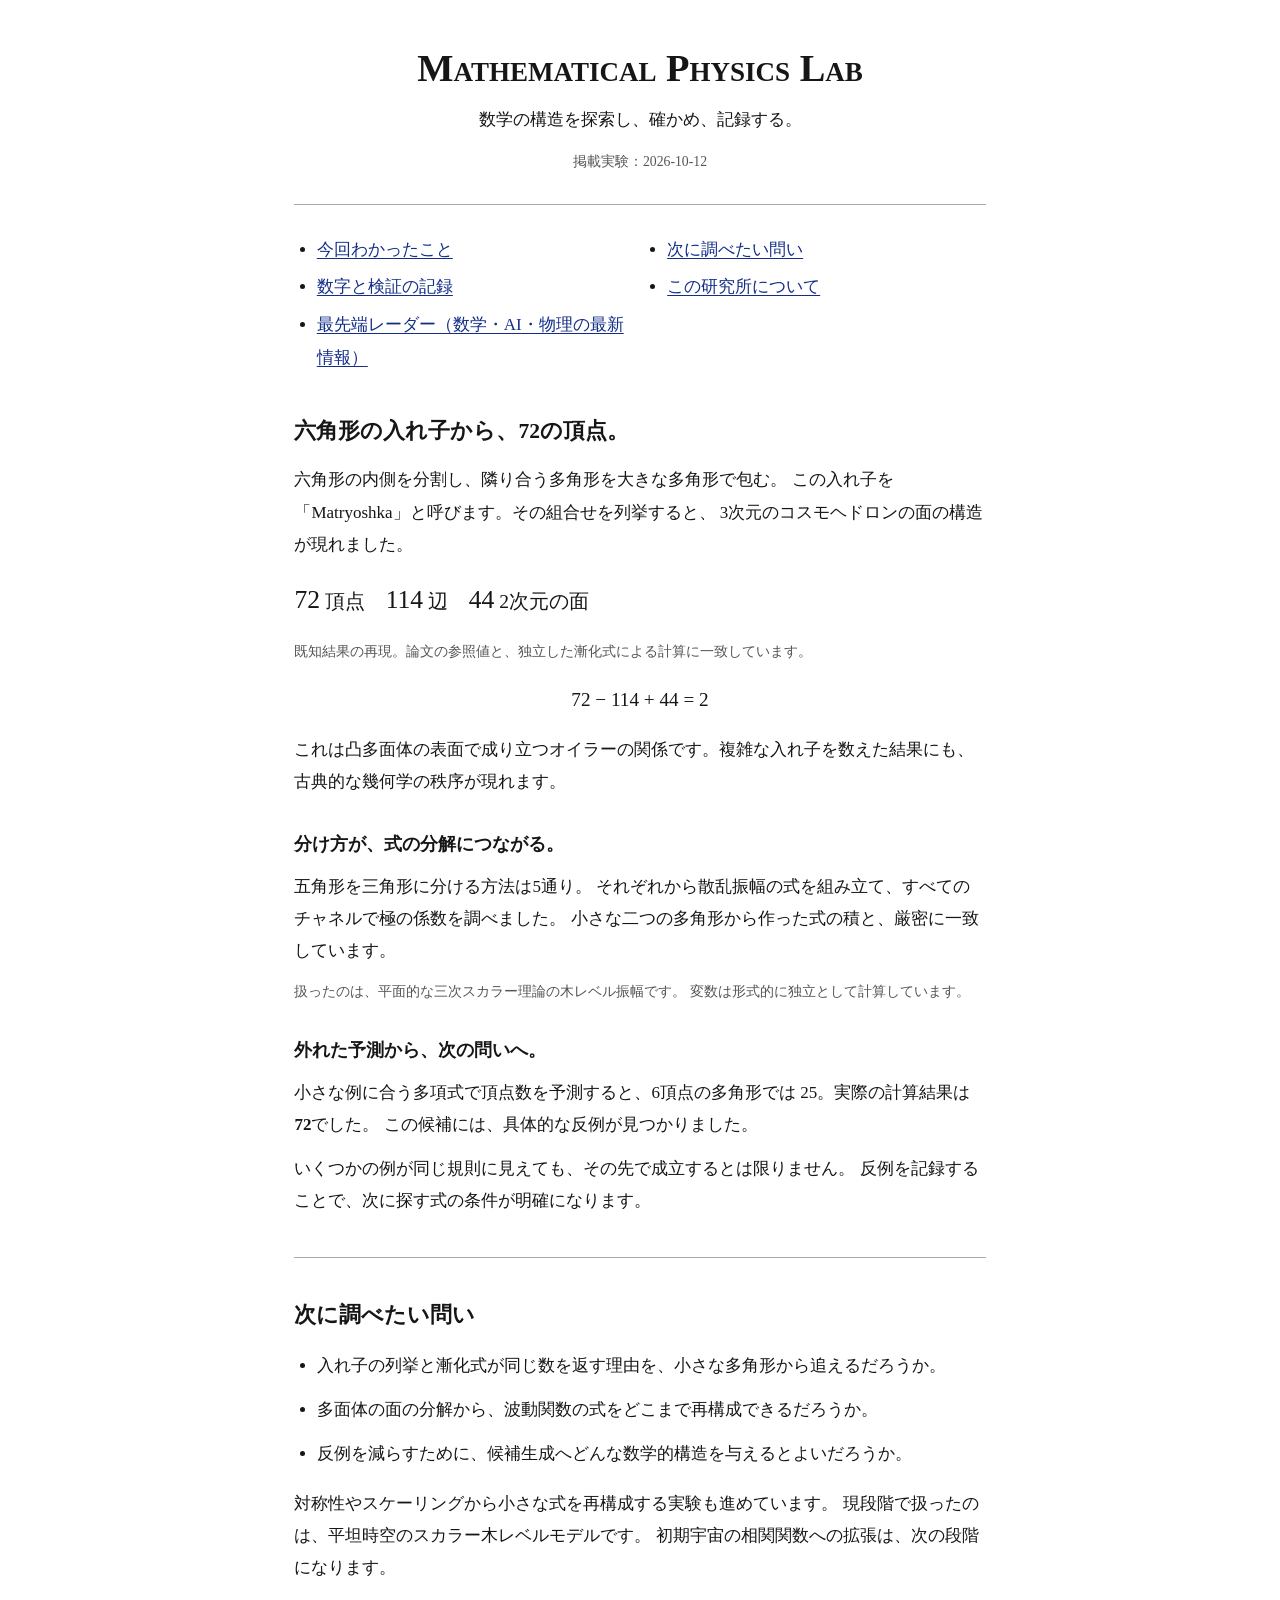
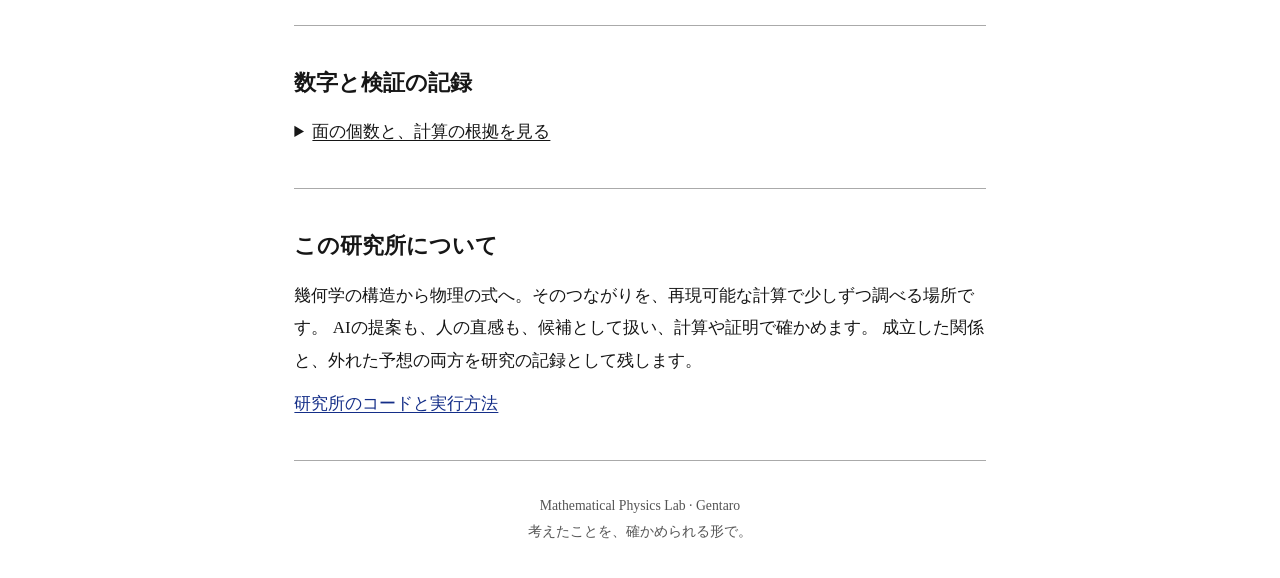
<file: docs/index.html>
<!doctype html>
<html lang="ja">
<head>
  <meta charset="utf-8">
  <meta name="viewport" content="width=device-width, initial-scale=1">
  <meta name="description" content="数理物理の研究記録。多角形の入れ子、散乱振幅、仮説と反例を、検証した結果から読み解く。">
  <link rel="manifest" href="./manifest.webmanifest" />
  <link rel="icon" href="./icons/favicon.ico" sizes="16x16 32x32 48x48" />
  <link rel="apple-touch-icon" href="./icons/apple-touch-icon.png" />
  <meta name="theme-color" content="#101d35" />
  <title>Mathematical Physics Lab — 研究の記録</title>
  <style>
* { box-sizing: border-box; }
html { background: #fff; color: #161616; }
body { max-width: 46rem; margin: 0 auto; padding: 2.8rem 1.4rem 2rem;
  font-family: 'Times New Roman', 'Yu Mincho', 'Hiragino Mincho ProN',
    'Noto Serif CJK JP', serif; font-size: 17px; line-height: 1.9; }
header { text-align: center; }
h1 { margin: 0; font-size: clamp(1.8rem, 5vw, 2.4rem); line-height: 1.2;
  font-variant: small-caps; }
header p { margin: .8rem 0 .4rem; }
.date, .note, footer { color: #555; font-size: .86rem; }
a { color: #142e88; text-underline-offset: .18em; overflow-wrap: anywhere; }
a:visited { color: #503070; }
a:hover { text-decoration-thickness: 2px; }
a:focus-visible, summary:focus-visible { outline: 2px solid #142e88; outline-offset: 5px; }
hr { border: 0; border-top: 1px solid #aaa; margin: 1.8rem 0; }
nav ul { display: grid; grid-template-columns: 1fr 1fr; gap: .35rem 2rem;
  padding-left: 1.4rem; margin: 0; }
main { margin-top: 2.5rem; }
section { margin: 2.5rem 0; scroll-margin-top: 1rem; }
h2 { font-size: 1.35rem; line-height: 1.6; margin: 0 0 1rem; }
h3 { font-size: 1.12rem; line-height: 1.7; margin: 1.9rem 0 .5rem; }
p { margin: .7rem 0; }
.numbers { margin: 1rem 0; font-size: 1.22rem; line-height: 1.8; }
.numbers span { display: inline-block; margin-right: 1.3rem; }
.numbers strong { font-size: 1.6rem; font-weight: normal; }
.equation { margin: 1rem 0; text-align: center; font-size: 1.2rem; }
summary { cursor: pointer; text-decoration: underline; text-underline-offset: .2em; }
details[open] summary { margin-bottom: 1rem; }
table { width: 100%; border-collapse: collapse; font-size: .91rem; margin: 1rem 0; }
th, td { padding: .65rem .4rem; border-bottom: 1px solid #ddd; text-align: left; }
th { font-weight: normal; border-bottom-color: #999; }
td:last-child { overflow-wrap: anywhere; }
ul.questions { padding-left: 1.4rem; }
ul.questions li { margin: .75rem 0; }
.record-id { overflow-wrap: anywhere; }
footer { text-align: center; margin-top: 2rem; }
@media (max-width: 520px) {
  body { padding: 2rem 1.15rem 1.5rem; font-size: 16px; }
  nav ul { grid-template-columns: 1fr; gap: .55rem; }
  main { margin-top: 2rem; }
  th, td { padding: .55rem .2rem; }
  .numbers span { margin-right: .85rem; }
}
</style>
</head>
<body>
  <header>
    <h1>Mathematical Physics Lab</h1>
    <p>数学の構造を探索し、確かめ、記録する。</p>
    <p class="date">掲載実験：<time datetime="2026-10-12">2026-10-12</time></p>
  </header>
  <hr>
  <nav aria-label="目次">
    <ul>
      <li><a href="#findings">今回わかったこと</a></li>
      <li><a href="#questions">次に調べたい問い</a></li>
      <li><a href="#evidence">数字と検証の記録</a></li>
      <li><a href="#about">この研究所について</a></li>
      <li><a href="radar/">最先端レーダー（数学・AI・物理の最新情報）</a></li>
    </ul>
  </nav>
  <main>
    <section id="findings" aria-labelledby="findings-title">
      <h2 id="findings-title">六角形の入れ子から、72の頂点。</h2>
      <p>六角形の内側を分割し、隣り合う多角形を大きな多角形で包む。
      この入れ子を「Matryoshka」と呼びます。その組合せを列挙すると、
      3次元のコスモヘドロンの面の構造が現れました。</p>
      <p class="numbers"><span><strong>72</strong> 頂点</span><span><strong>114</strong> 辺</span><span><strong>44</strong> 2次元の面</span></p>
      <p class="note">既知結果の再現。論文の参照値と、独立した漸化式による計算に一致しています。</p>
      <p class="equation">72 − 114 + 44 = 2</p><p>これは凸多面体の表面で成り立つオイラーの関係です。複雑な入れ子を数えた結果にも、古典的な幾何学の秩序が現れます。</p>
      
        <article>
          <h3>分け方が、式の分解につながる。</h3>
          <p>五角形を三角形に分ける方法は5通り。
          それぞれから散乱振幅の式を組み立て、すべてのチャネルで極の係数を調べました。
          小さな二つの多角形から作った式の積と、厳密に一致しています。</p>
          <p class="note">扱ったのは、平面的な三次スカラー理論の木レベル振幅です。
          変数は形式的に独立として計算しています。</p>
        </article>
      
        <article>
          <h3>外れた予測から、次の問いへ。</h3>
          <p>小さな例に合う多項式で頂点数を予測すると、6頂点の多角形では
          25。実際の計算結果は
          <strong>72</strong>でした。
          この候補には、具体的な反例が見つかりました。</p>
          <p>いくつかの例が同じ規則に見えても、その先で成立するとは限りません。
          反例を記録することで、次に探す式の条件が明確になります。</p>
        </article>
    </section>
    <hr>
    <section id="questions" aria-labelledby="questions-title">
      <h2 id="questions-title">次に調べたい問い</h2>
      <ul class="questions">
        <li>入れ子の列挙と漸化式が同じ数を返す理由を、小さな多角形から追えるだろうか。</li>
        <li>多面体の面の分解から、波動関数の式をどこまで再構成できるだろうか。</li>
        <li>反例を減らすために、候補生成へどんな数学的構造を与えるとよいだろうか。</li>
      </ul>
      <p>対称性やスケーリングから小さな式を再構成する実験も進めています。
      現段階で扱ったのは、平坦時空のスカラー木レベルモデルです。
      初期宇宙の相関関数への拡張は、次の段階になります。</p>
    </section>
    <hr>
    <section id="evidence" aria-labelledby="evidence-title">
      <h2 id="evidence-title">数字と検証の記録</h2>
      <details>
        <summary>面の個数と、計算の根拠を見る</summary>
        <table>
          <thead><tr><th scope="col">多角形の頂点</th><th scope="col">多面体</th>
          <th scope="col">面の個数</th></tr></thead>
          <tbody><tr><th scope="row">3</th><td>0次元</td><td>1</td></tr>
<tr><th scope="row">4</th><td>1次元</td><td>1 · <wbr>2</td></tr>
<tr><th scope="row">5</th><td>2次元</td><td>1 · <wbr>10 · <wbr>10</td></tr>
<tr><th scope="row">6</th><td>3次元</td><td>1 · <wbr>44 · <wbr>114 · <wbr>72</td></tr></tbody>
        </table>
        <p class="note">面の個数は、全体から頂点まで余次元の順。空の面は含みません。</p>
        <p><a href="https://arxiv.org/html/2603.03425v3">Combinatorics of the Cosmohedron</a> の参照値と照合しています。</p>
        <p><a href="latest.json">掲載実験の原データ</a> ·
        <a href="https://github.com/gentaron/Mathematical-Physics-Lab-/tree/main/research/results/reference">再現実験の記録</a></p>
        <p class="note record-id">実験番号：run-20261012T110033Z-c96d0dddb176</p>
        <p class="note">このページは一つの実験結果を掲載したものです。
        一般的な主張の形式証明と、結果の新規性の判断には別の検証が必要です。</p>
      </details>
    </section>
    <hr>
    <section id="about" aria-labelledby="about-title">
      <h2 id="about-title">この研究所について</h2>
      <p>幾何学の構造から物理の式へ。そのつながりを、再現可能な計算で少しずつ調べる場所です。
      AIの提案も、人の直感も、候補として扱い、計算や証明で確かめます。
      成立した関係と、外れた予想の両方を研究の記録として残します。</p>
      <p><a href="https://github.com/gentaron/Mathematical-Physics-Lab-">研究所のコードと実行方法</a></p>
    </section>
  </main>
  <hr>
  <footer>Mathematical Physics Lab · Gentaro<br>考えたことを、確かめられる形で。</footer>
<script>
    if ('serviceWorker' in navigator) {
      navigator.serviceWorker.register('./install-worker.js').catch(console.error);
    }
  </script>
  </body>
</html>
</file>
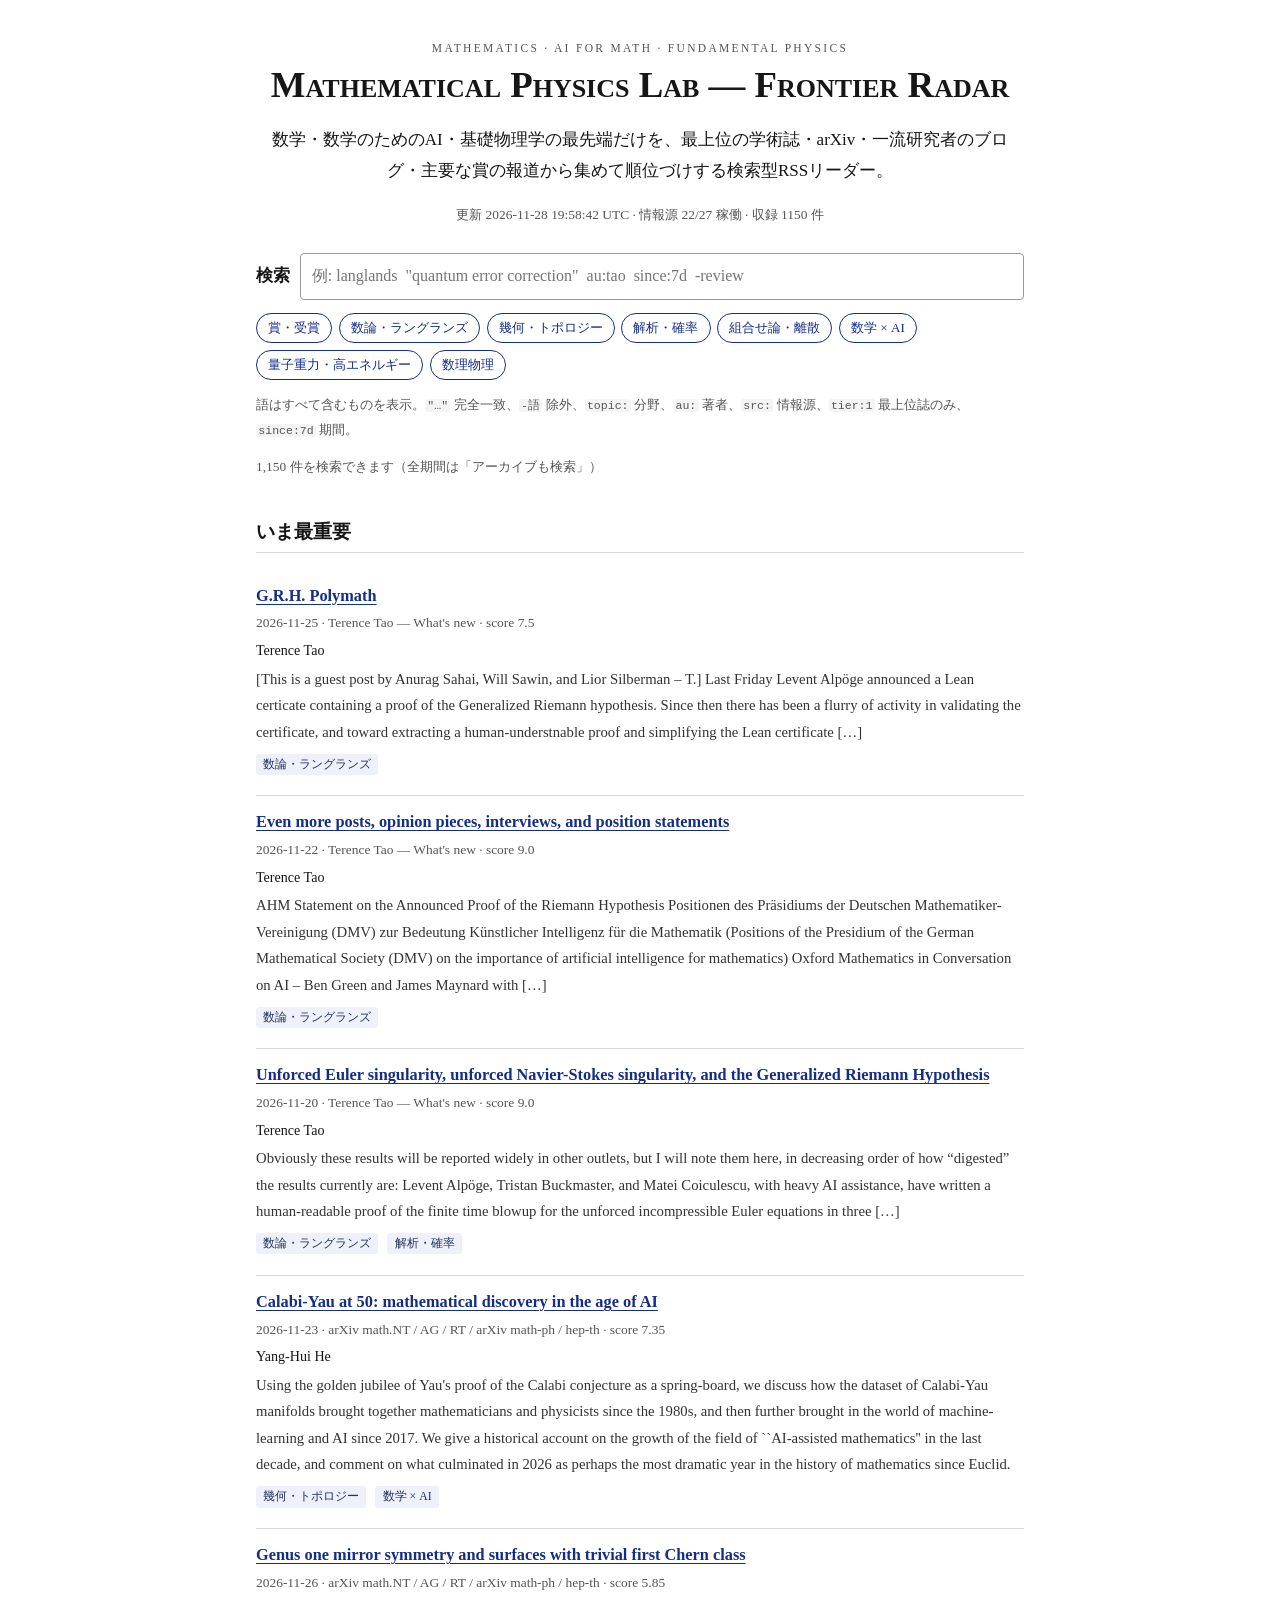
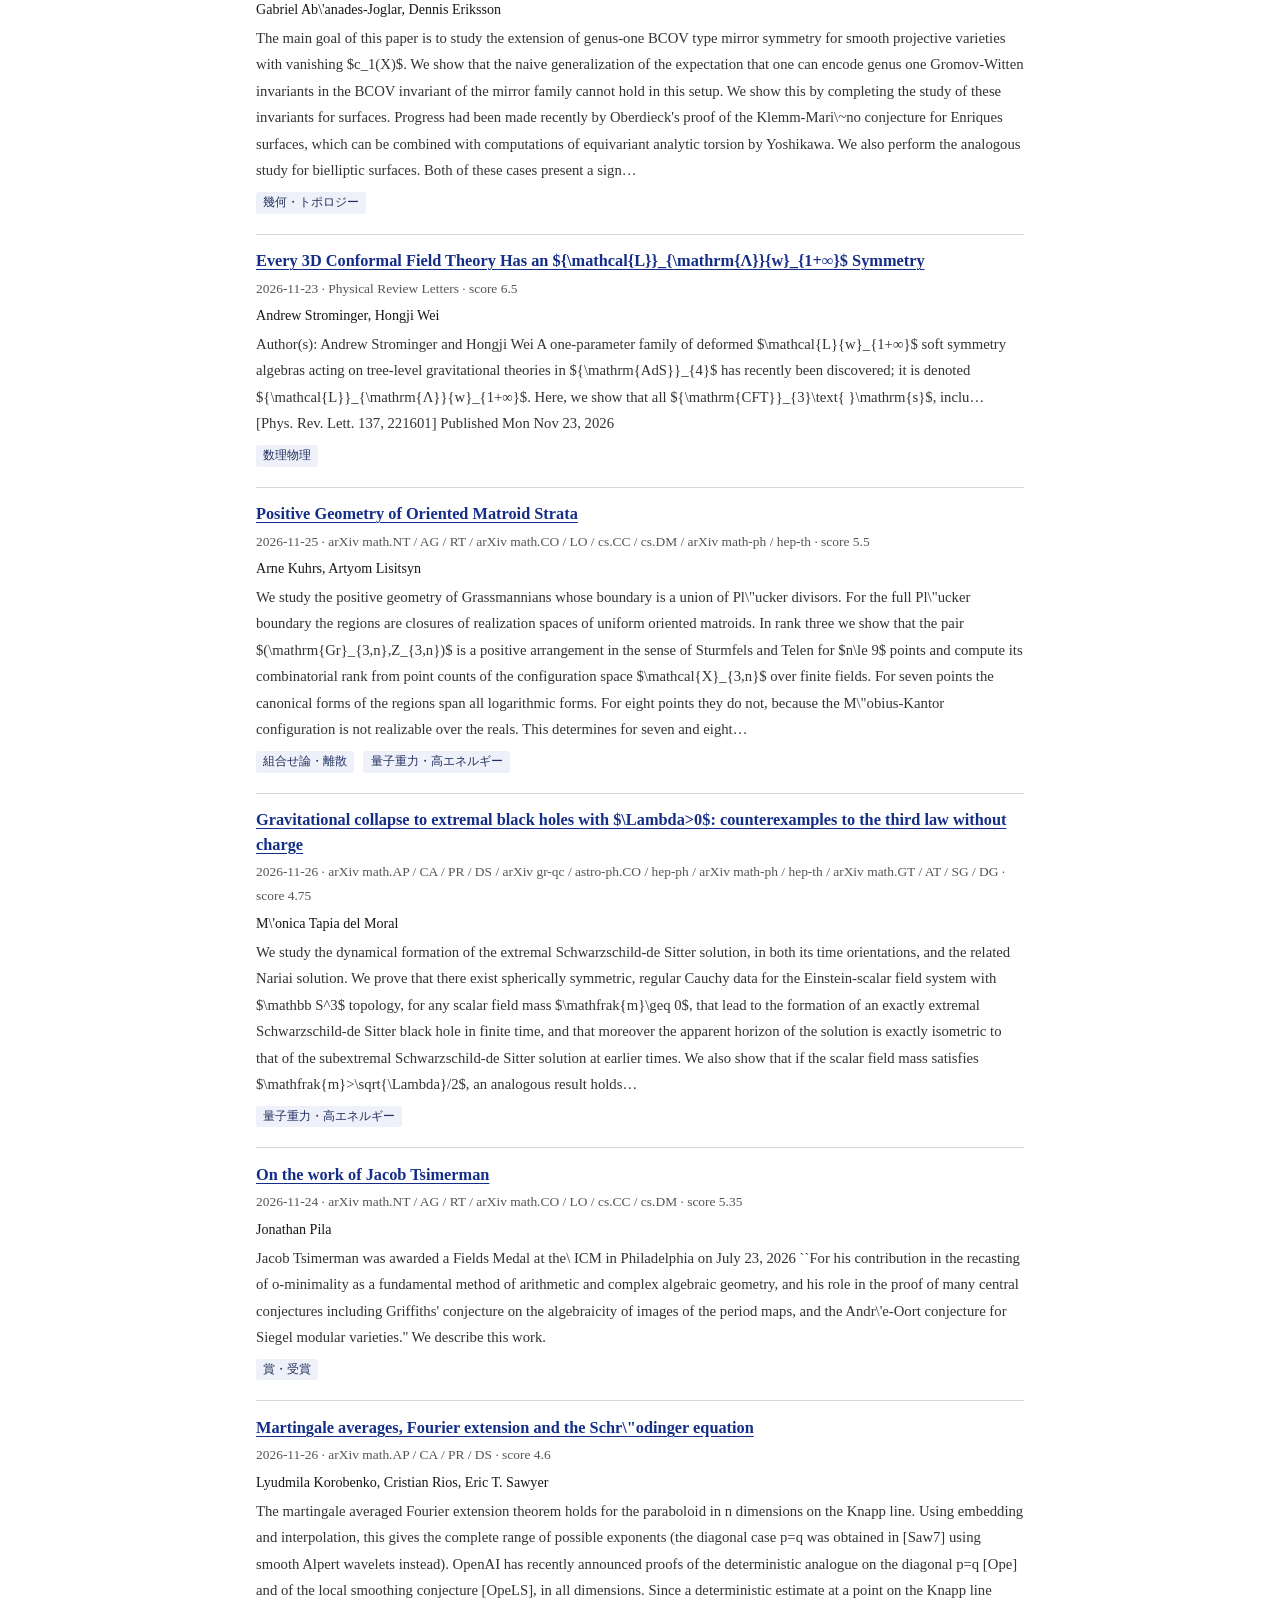
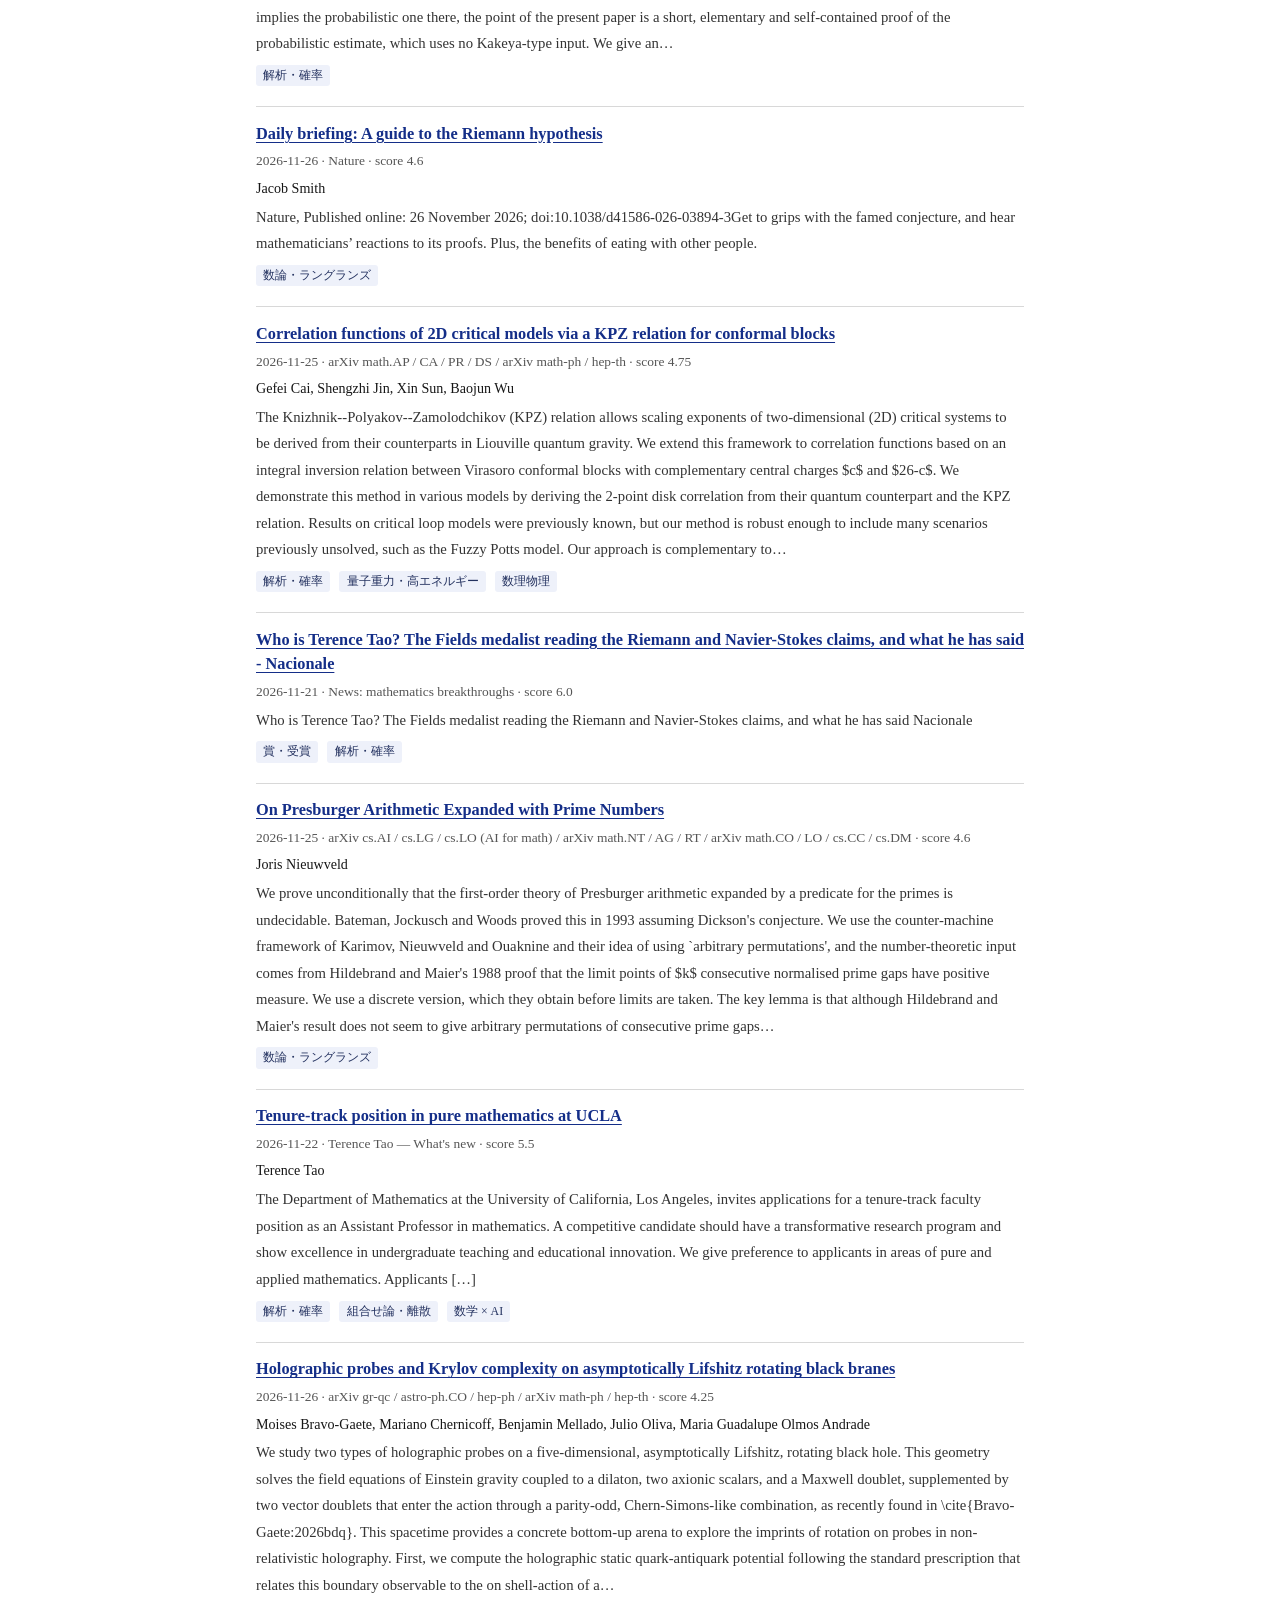
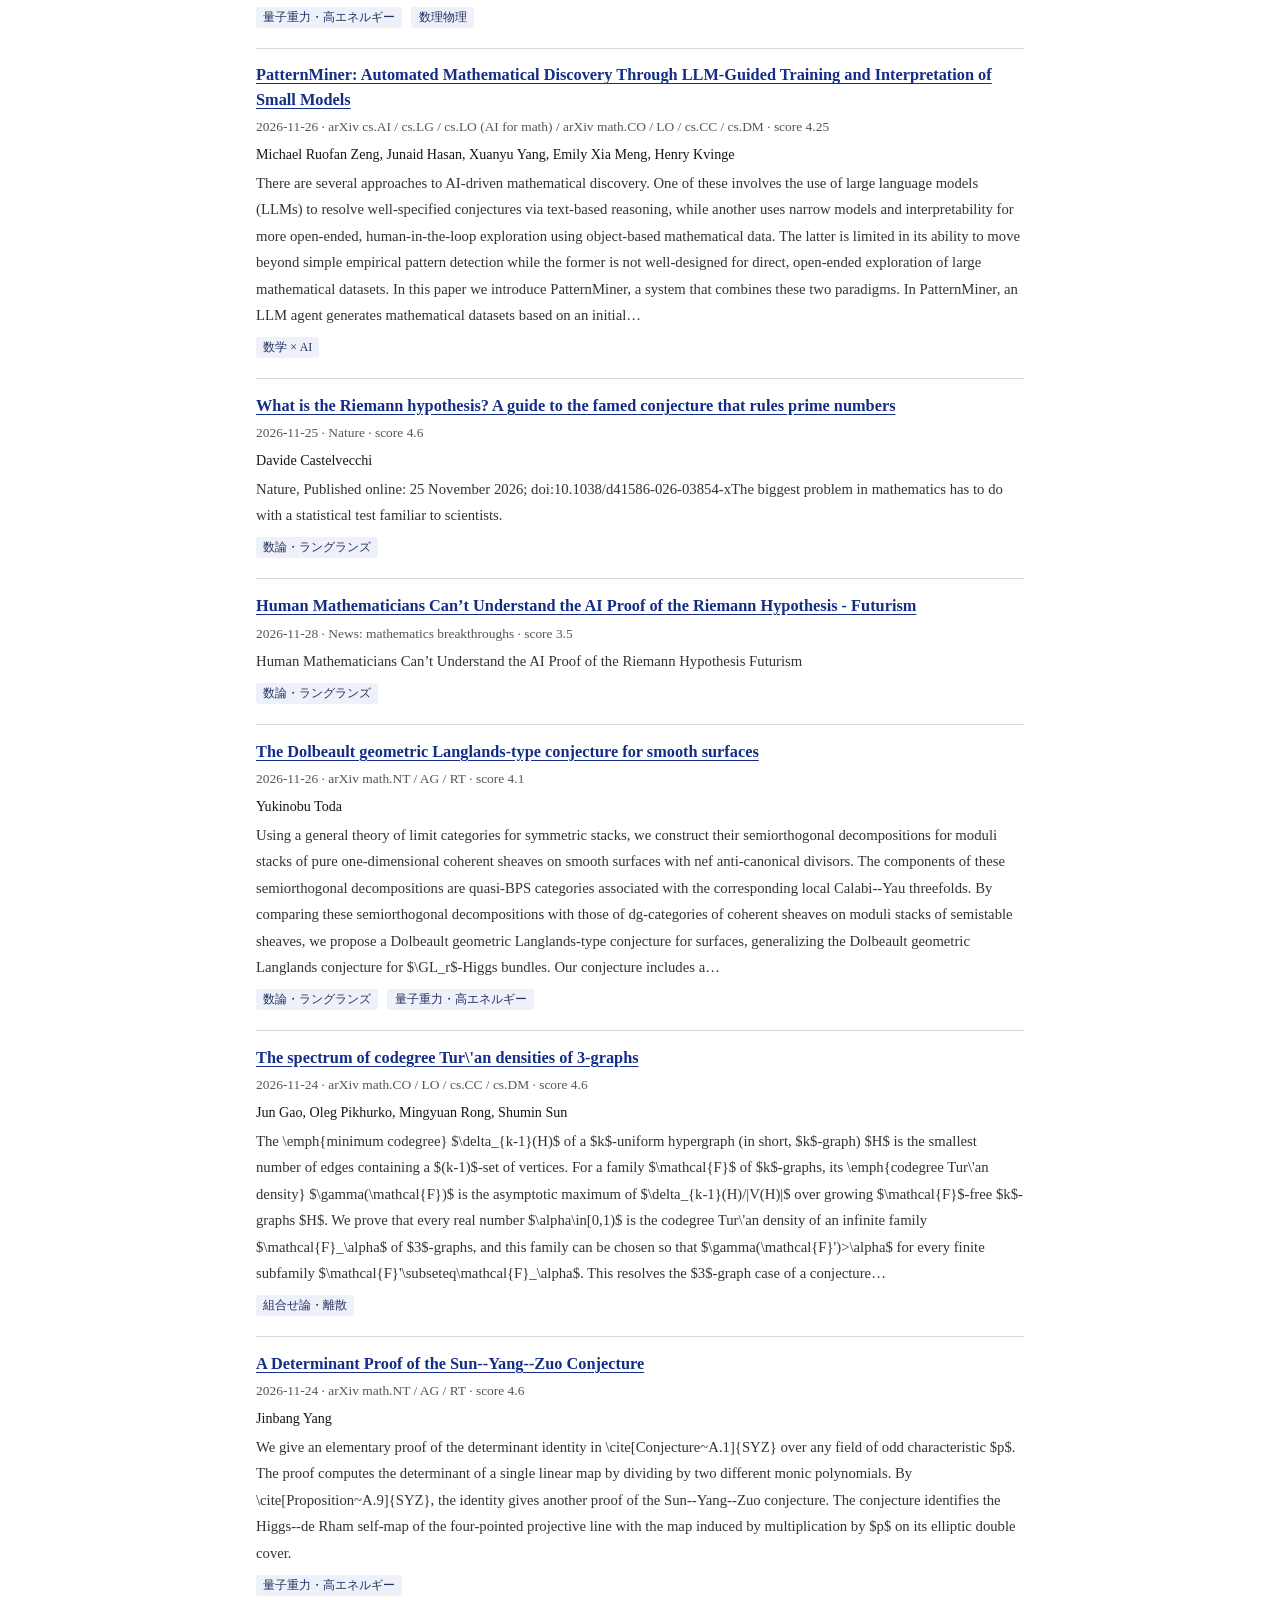
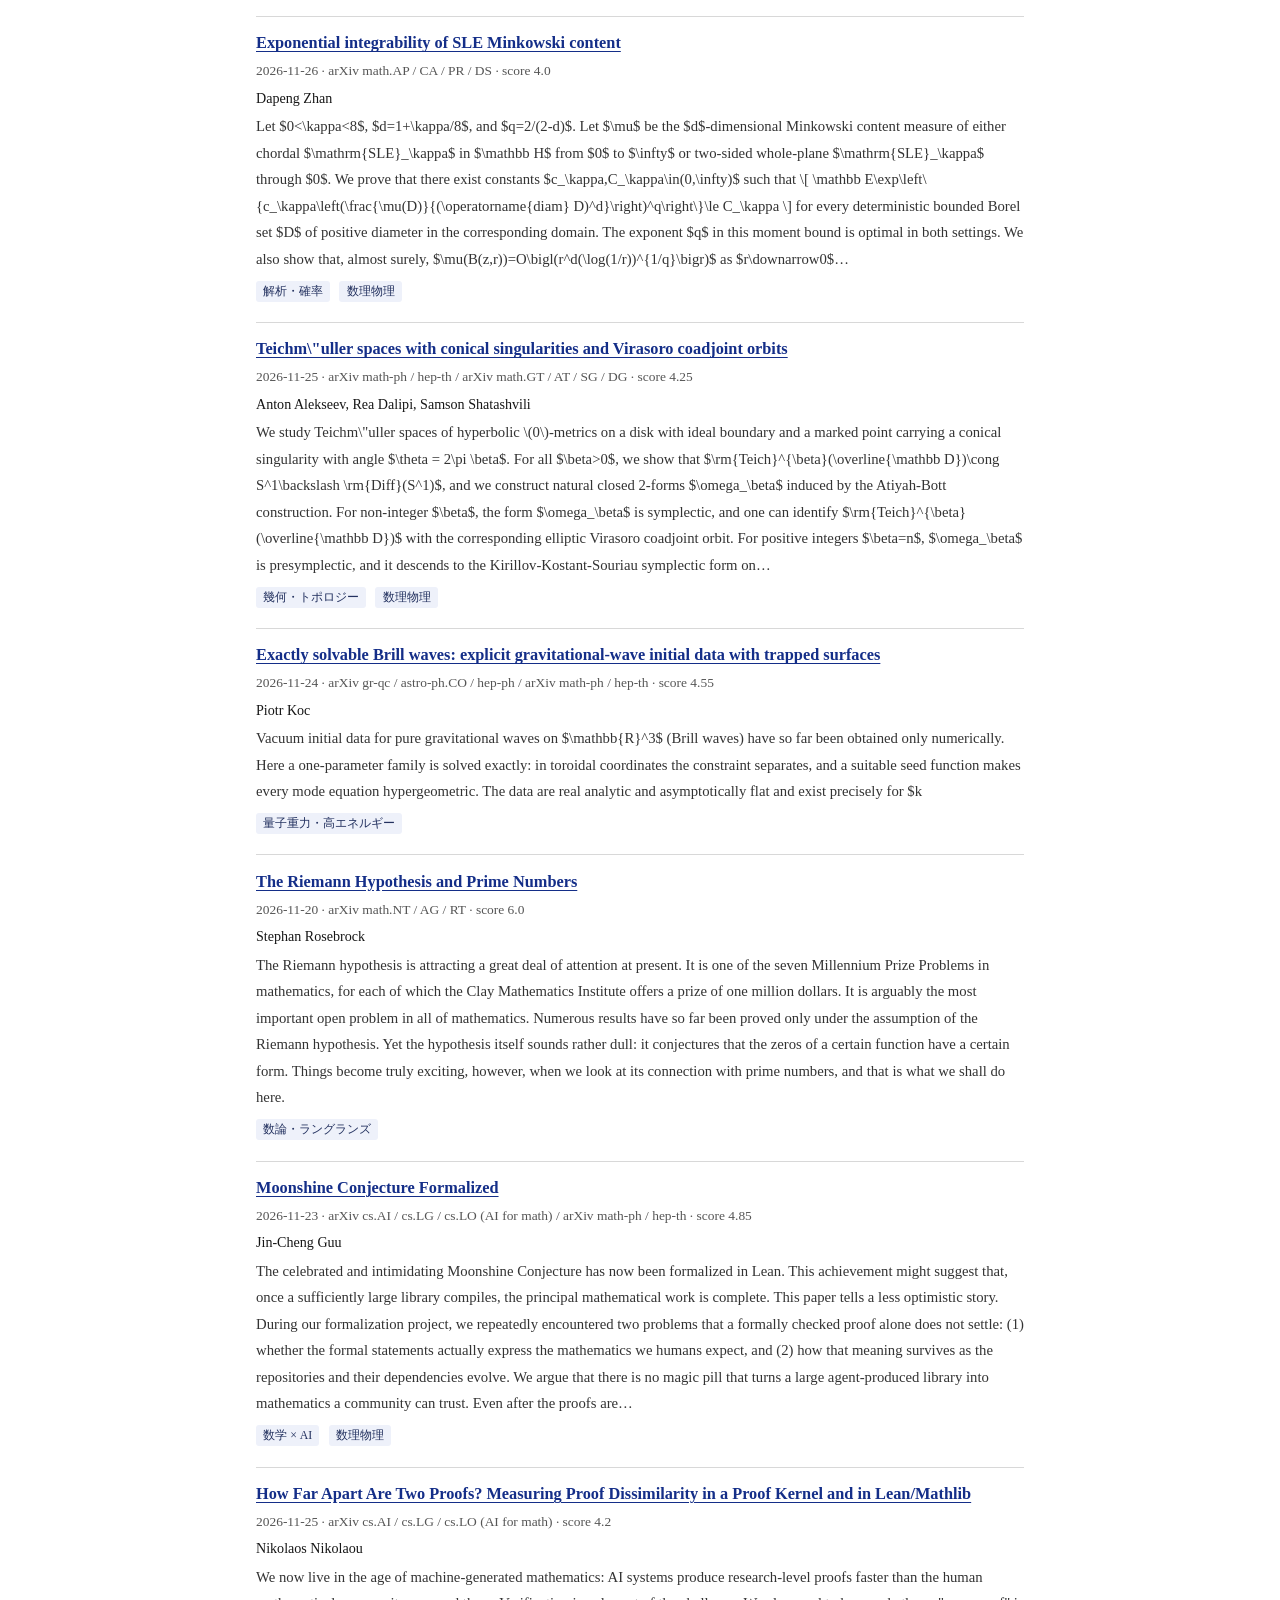
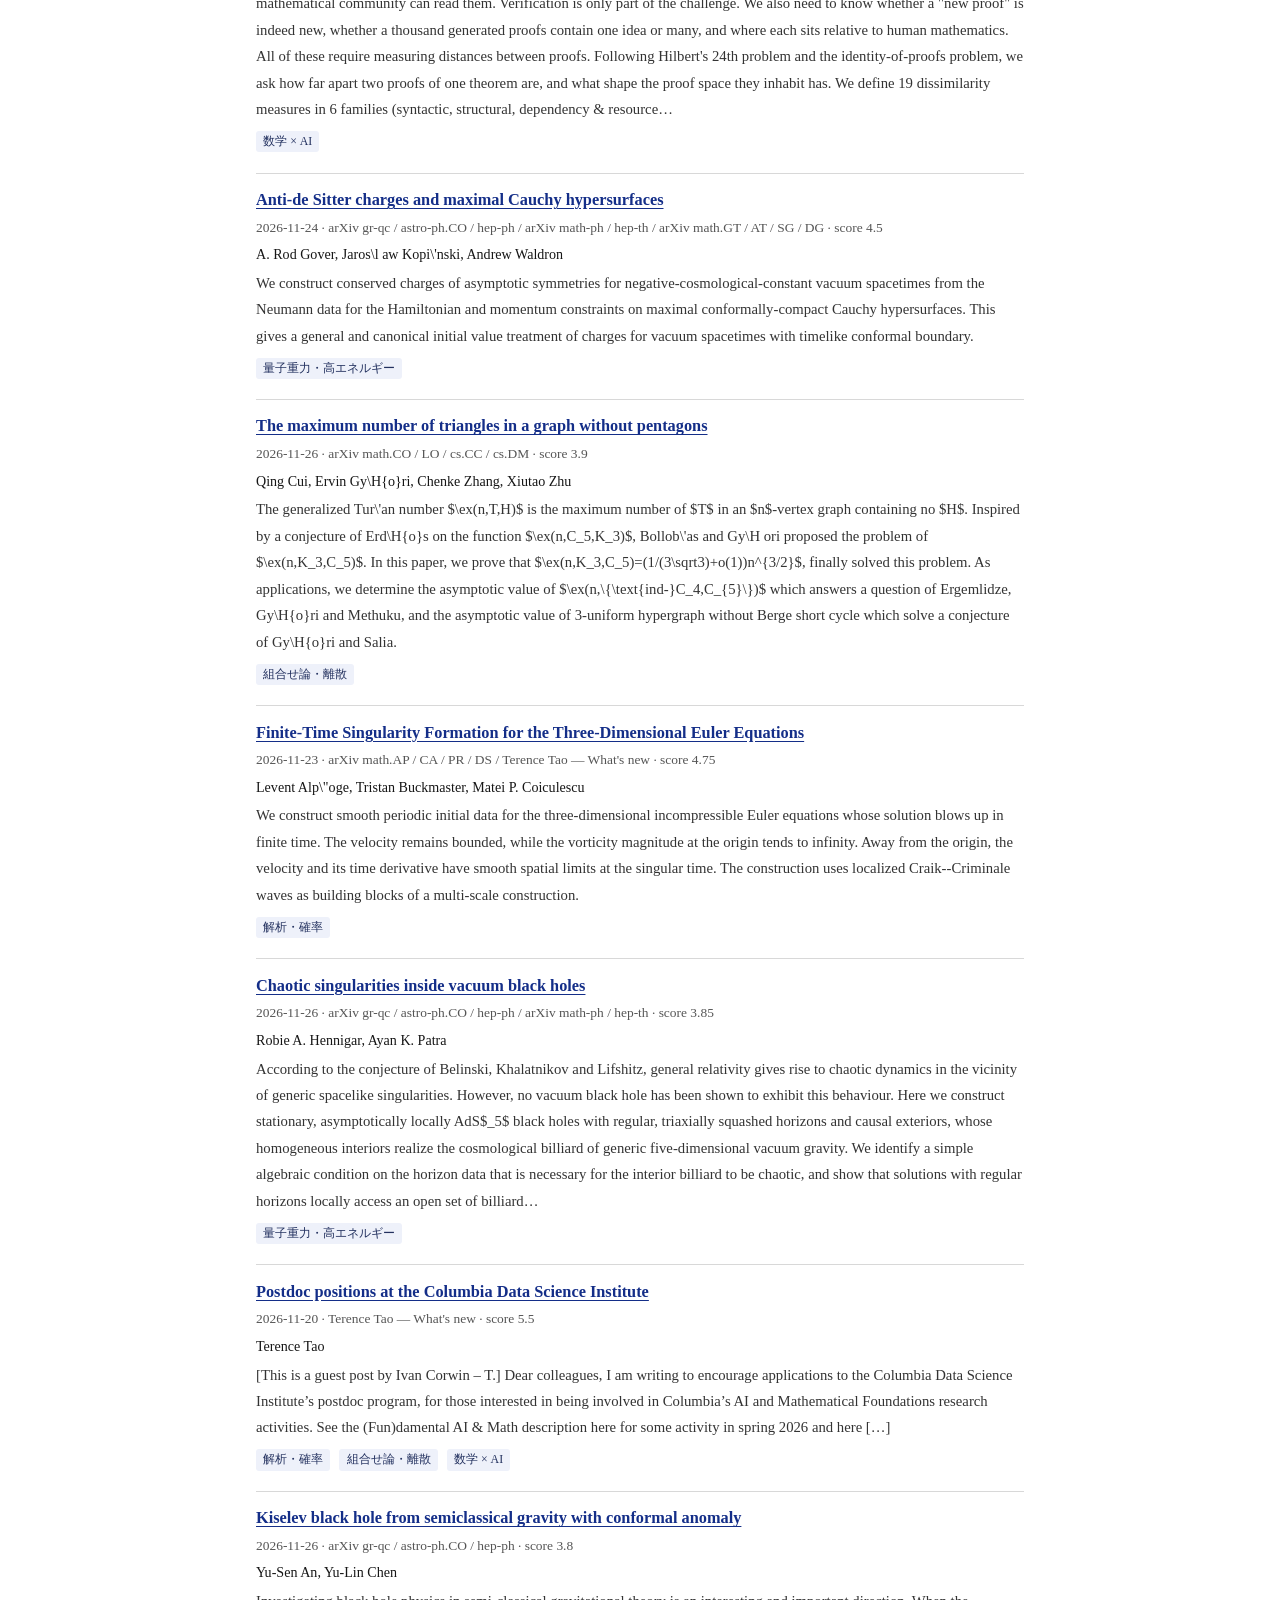
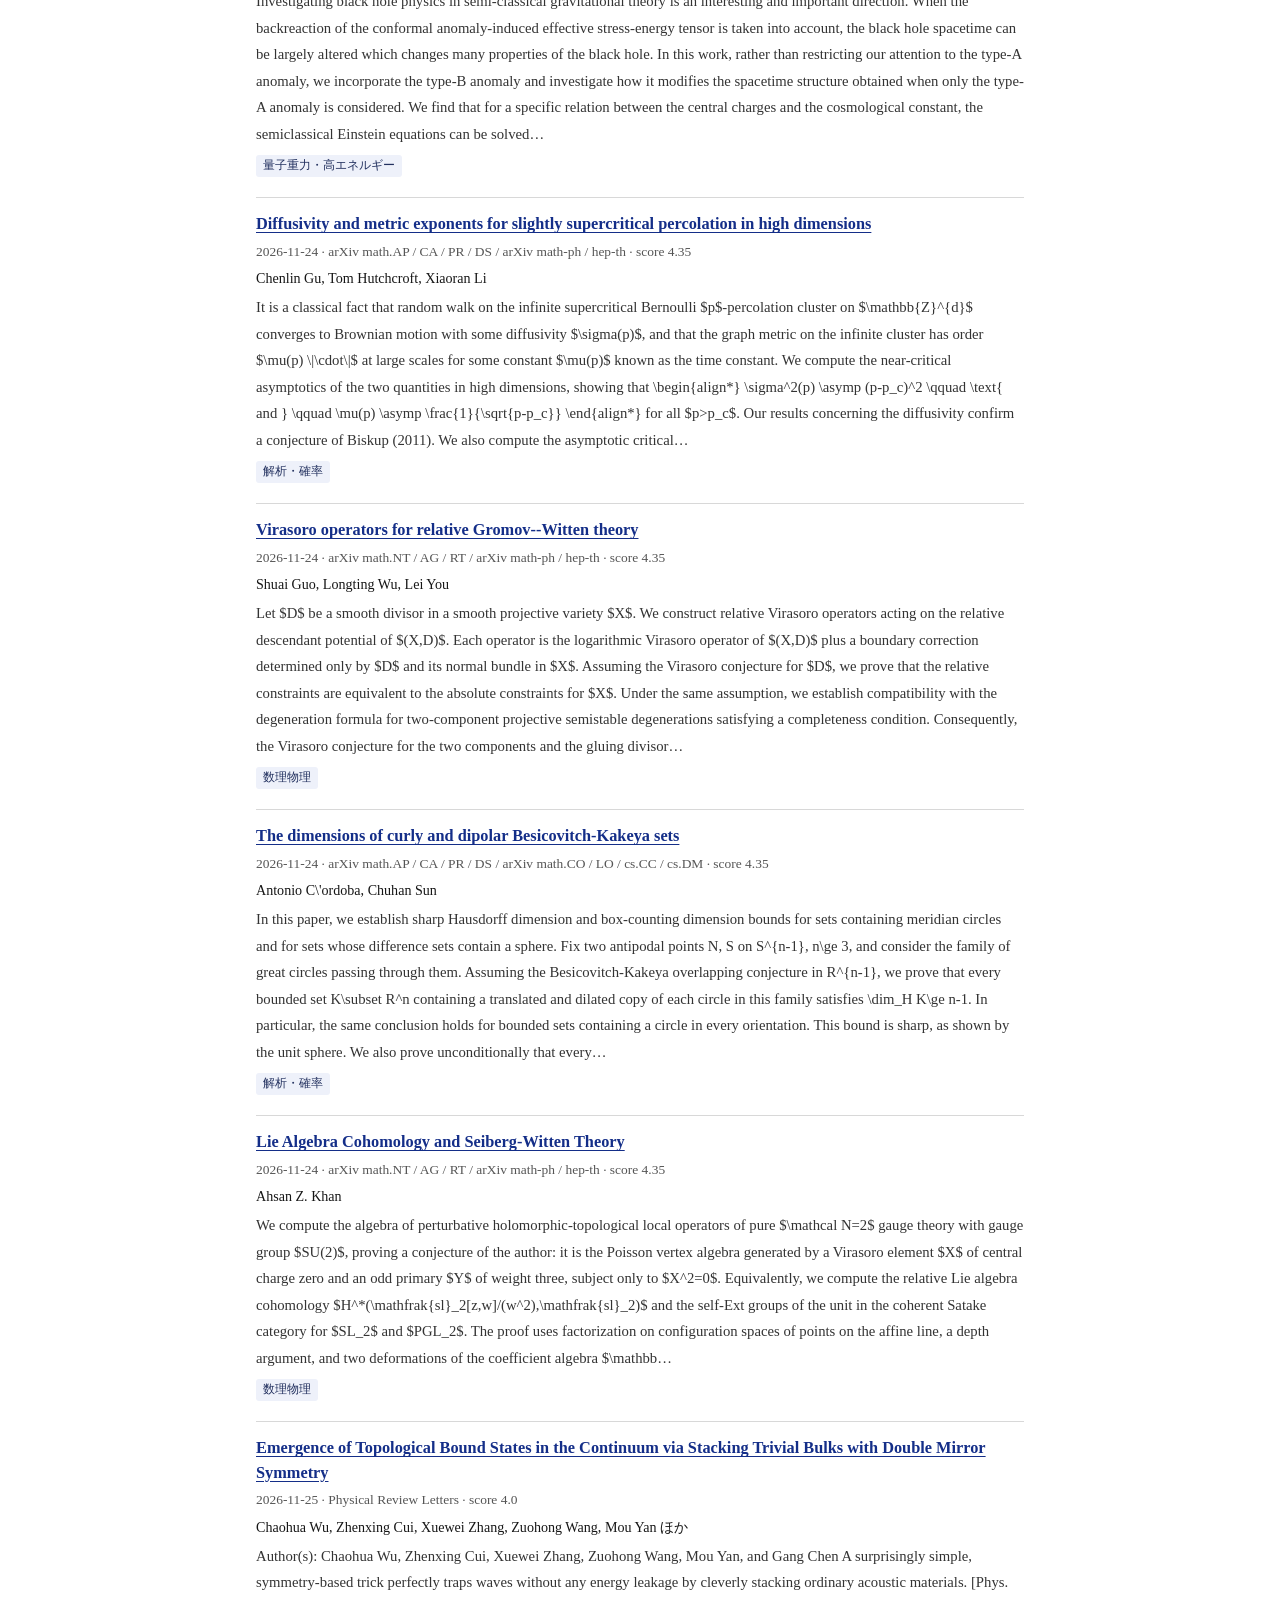
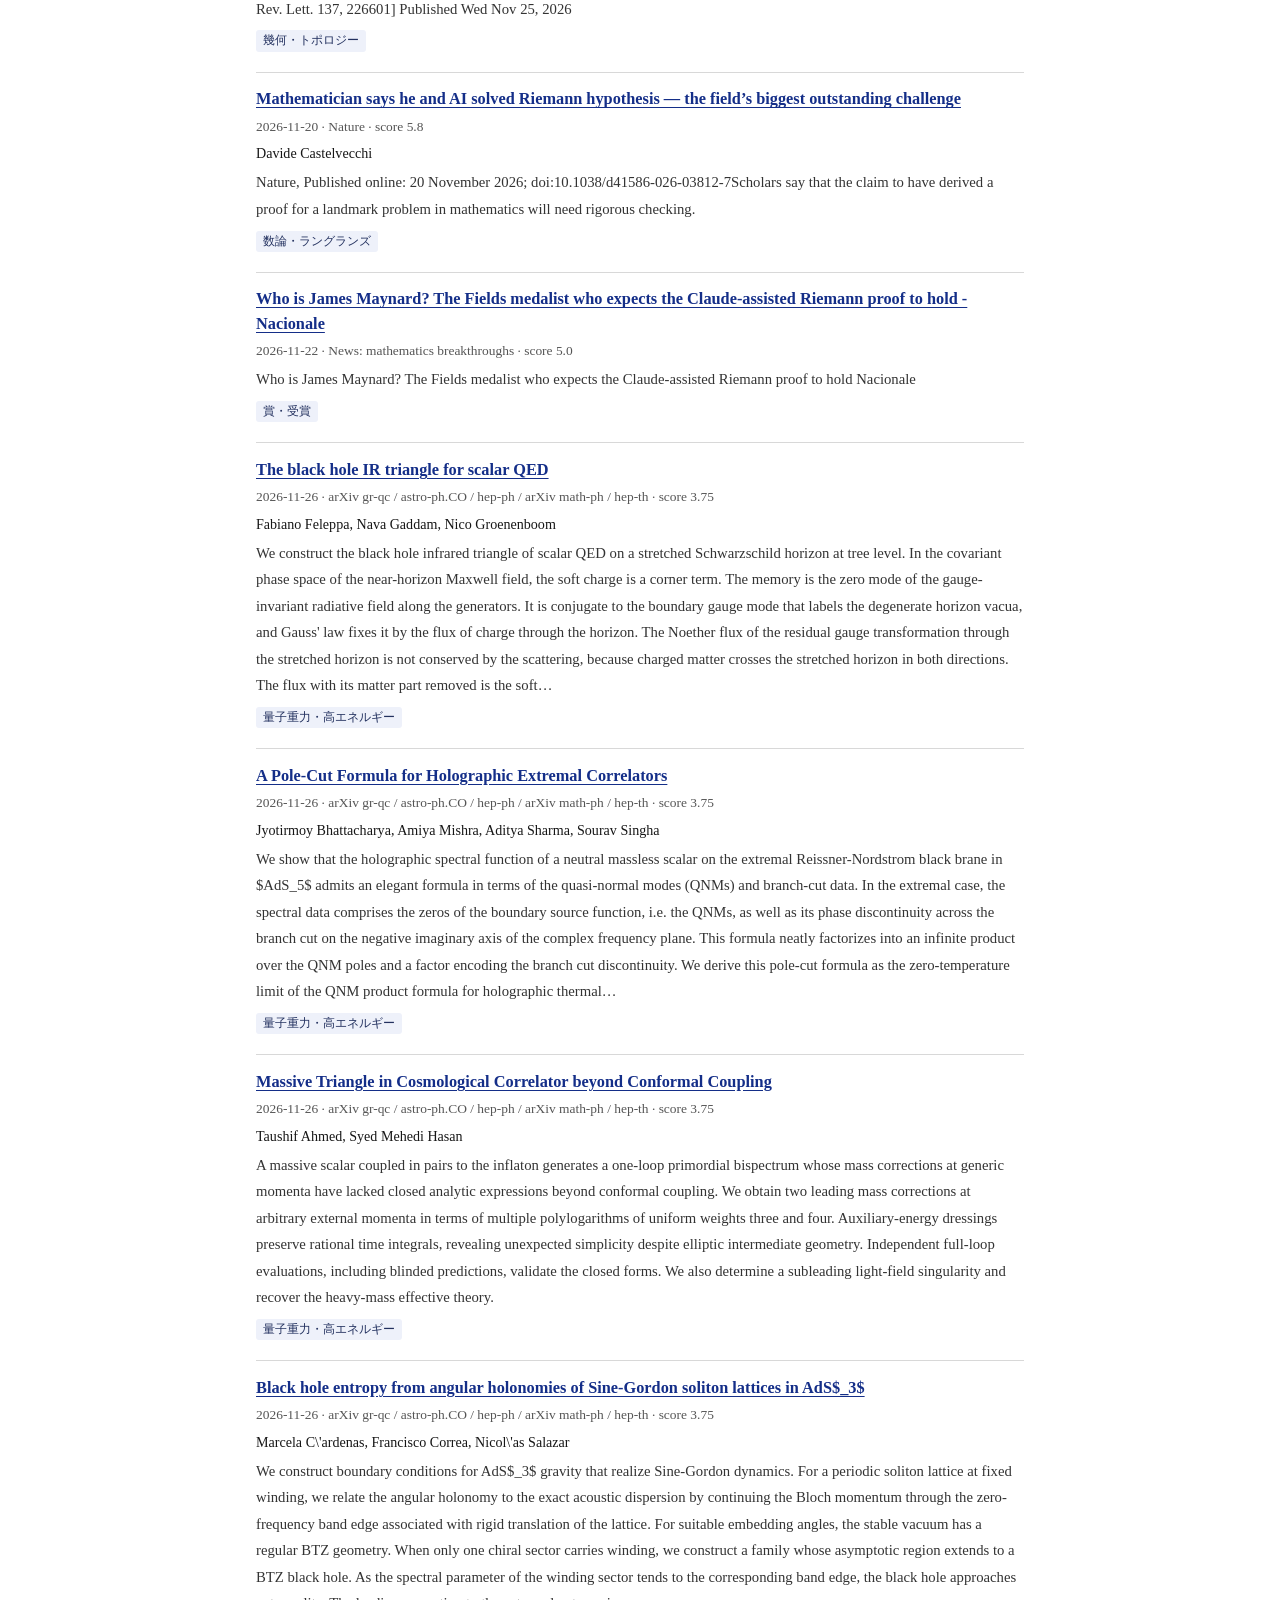
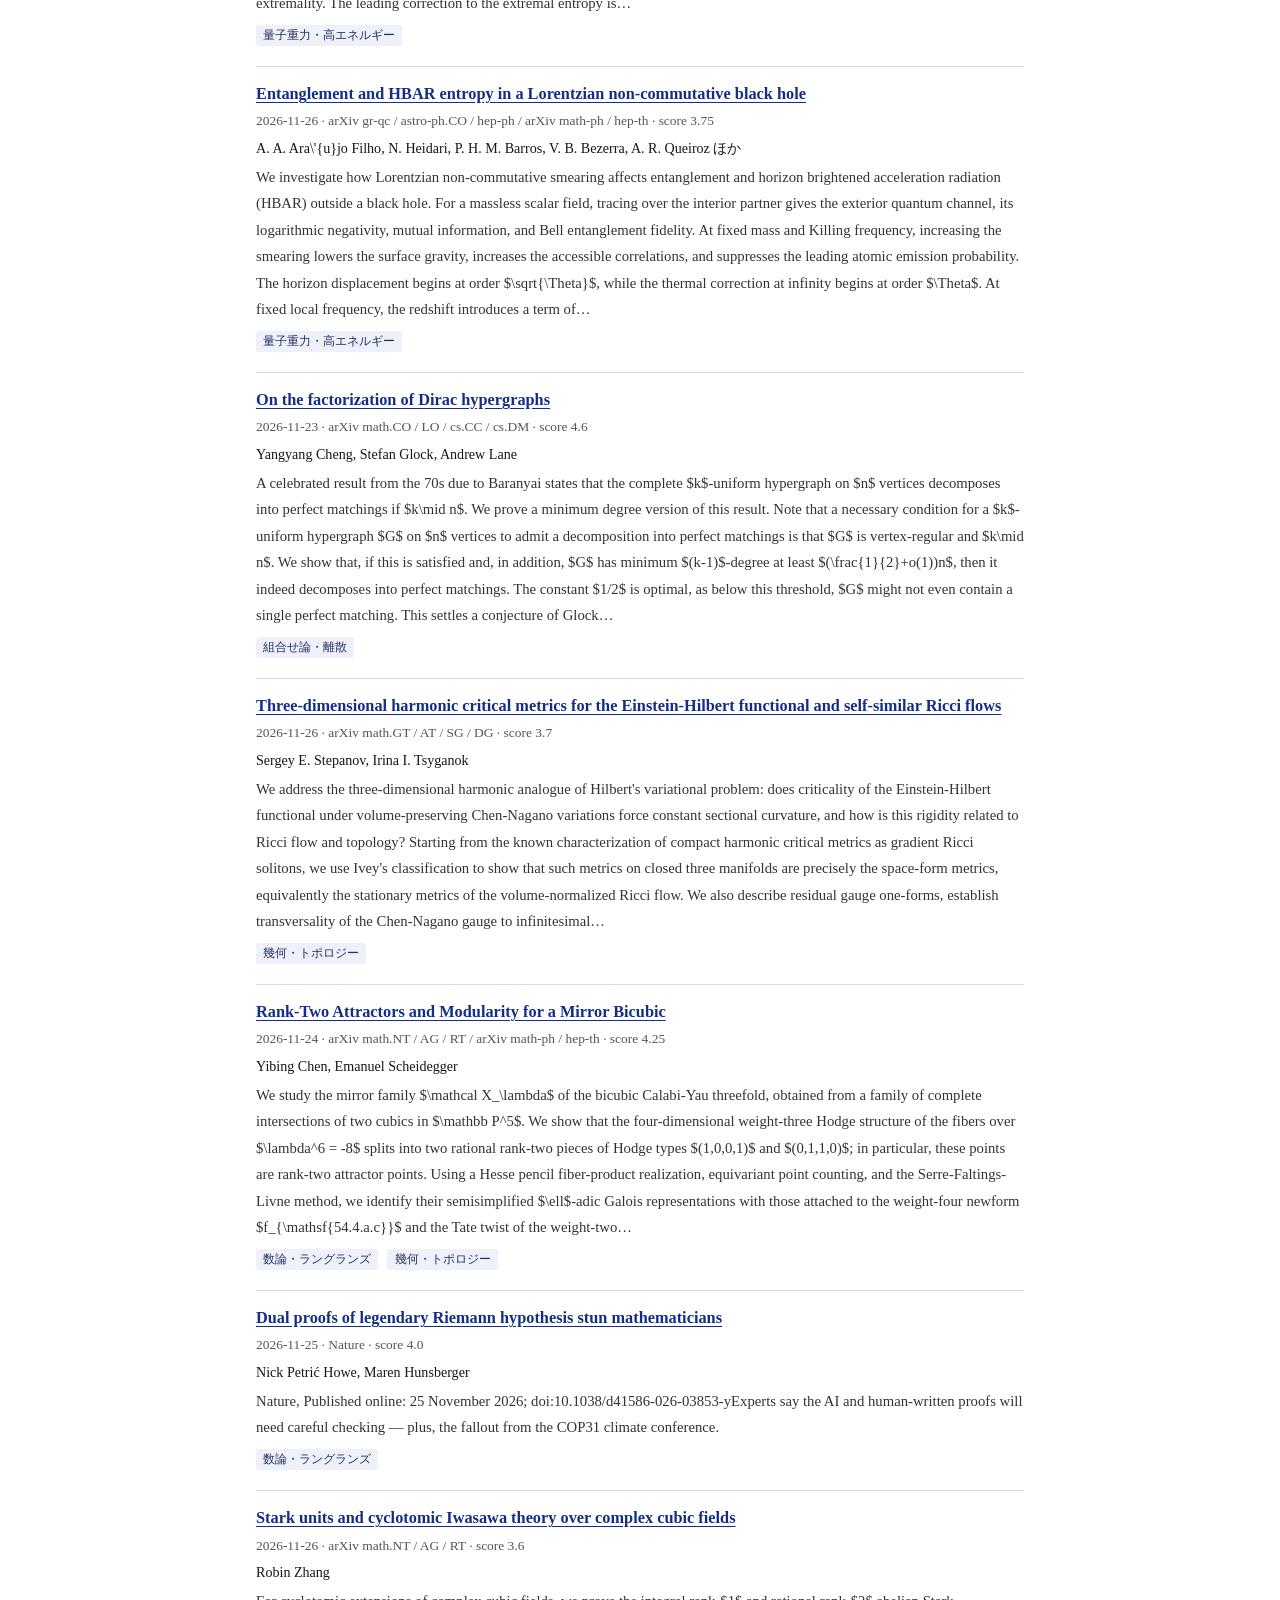
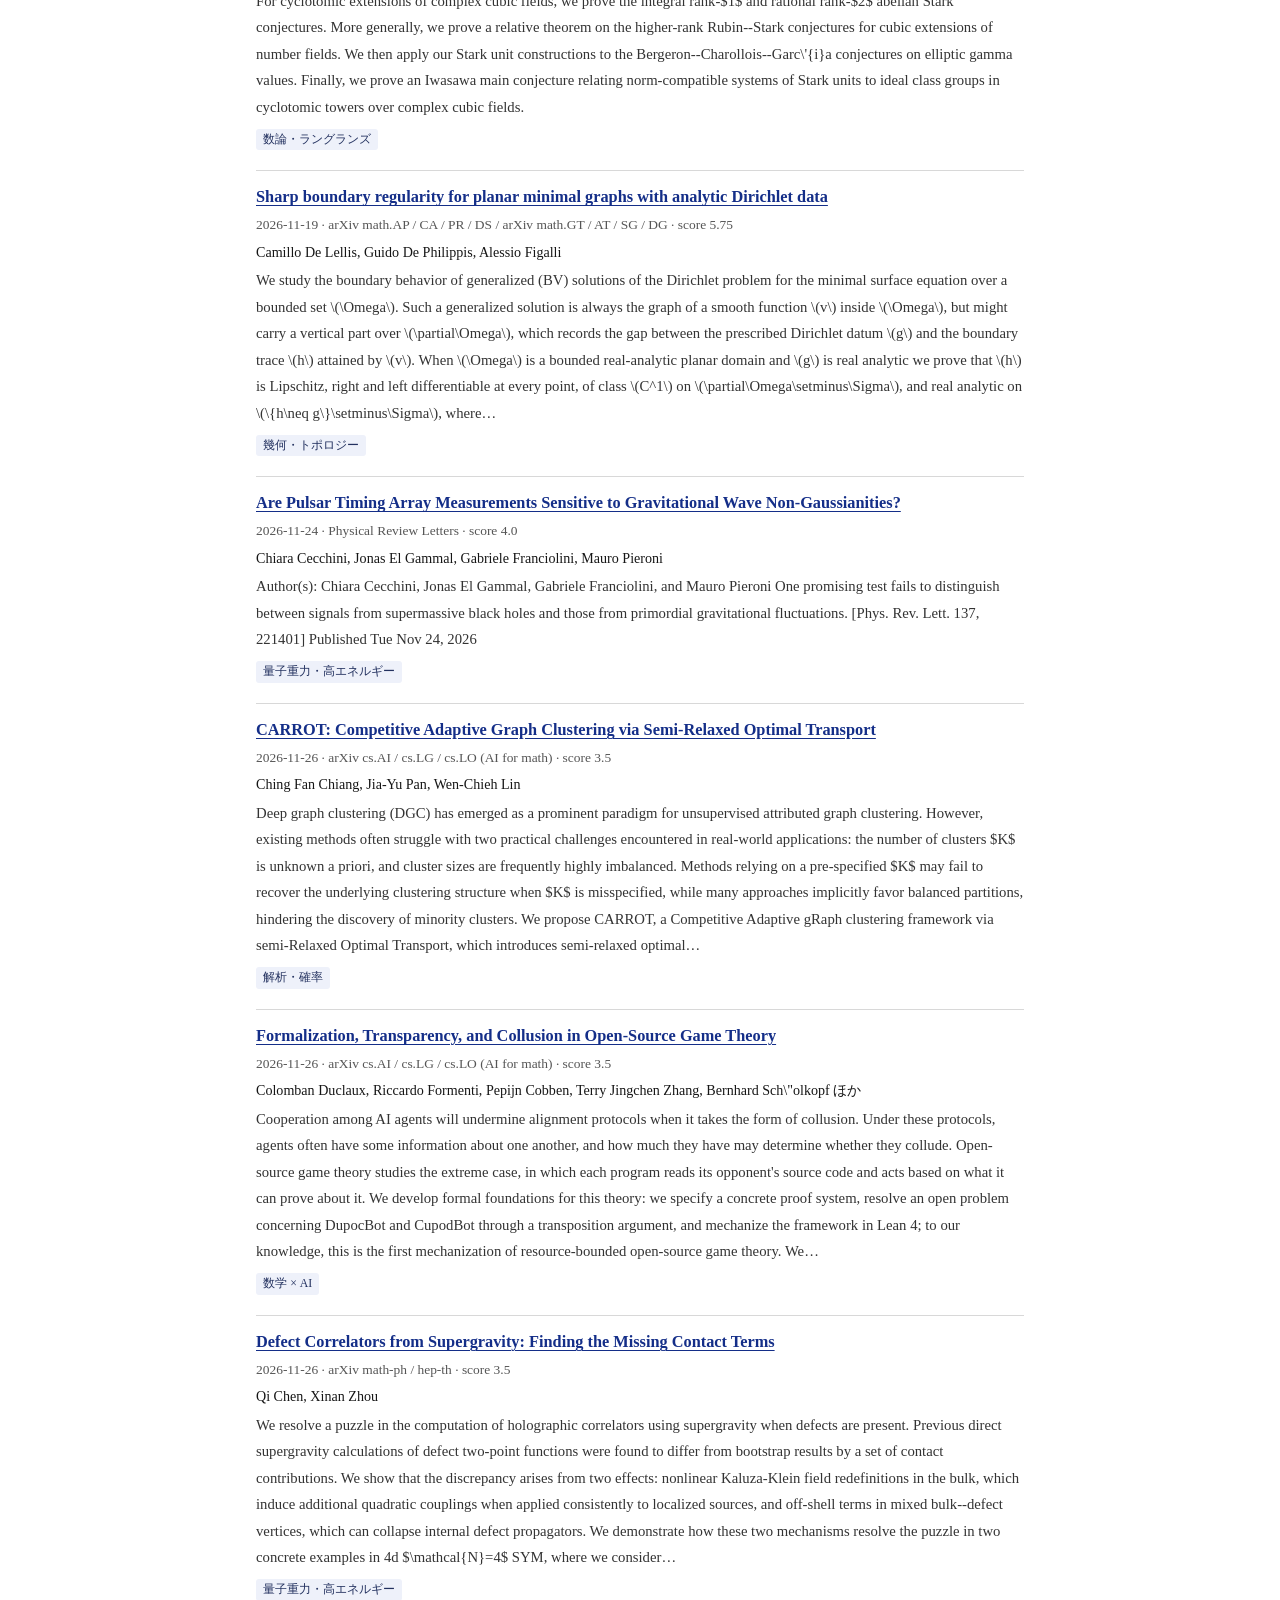
<file: docs/radar/index.html>
<!doctype html>
<html lang="ja">
<head>
<meta charset="utf-8">
<meta name="viewport" content="width=device-width, initial-scale=1">
<meta http-equiv="Content-Security-Policy" content="default-src 'none'; script-src 'self'; style-src 'self'; img-src 'self' data:; connect-src 'self'; manifest-src 'self'; base-uri 'none'; form-action 'none'; upgrade-insecure-requests">
<meta name="referrer" content="strict-origin-when-cross-origin">
<link rel="icon" href="../icons/favicon.ico" type="image/x-icon" sizes="16x16 32x32 48x48">
<link rel="apple-touch-icon" href="../icons/apple-touch-icon.png">
<link rel="manifest" href="../manifest.webmanifest">
<meta name="theme-color" content="#101d35">
<title>Mathematical Physics Lab — Frontier Radar</title>
<meta name="description" content="数学・数学のためのAI・基礎物理学の最先端だけを、最上位の学術誌・arXiv・一流研究者のブログ・主要な賞の報道から集めて順位づけする検索型RSSリーダー。">
<meta name="robots" content="index, follow, max-snippet:-1">
<link rel="canonical" href="https://cosmolab.qd.je/radar/">
<meta property="og:type" content="website">
<meta property="og:title" content="Mathematical Physics Lab — Frontier Radar">
<meta property="og:description" content="数学・数学のためのAI・基礎物理学の最先端だけを、最上位の学術誌・arXiv・一流研究者のブログ・主要な賞の報道から集めて順位づけする検索型RSSリーダー。">
<meta property="og:url" content="https://cosmolab.qd.je/radar/">
<link rel="alternate" type="application/rss+xml" title="Mathematical Physics Lab — Frontier Radar" href="feed.xml">
<link rel="stylesheet" href="radar.css">
<script type="application/ld+json">{"@context": "https://schema.org", "@type": "ItemList", "name": "Mathematical Physics Lab — Frontier Radar", "dateModified": "2026-11-28T19:58:42Z", "itemListElement": [{"@type": "ListItem", "position": 1, "url": "https://terrytao.wordpress.com/2026/11/24/g-r-h-polymath/", "name": "G.R.H. Polymath"}, {"@type": "ListItem", "position": 2, "url": "https://terrytao.wordpress.com/2026/11/21/even-more-posts-opinion-pieces-interviews-and-position-statements/", "name": "Even more posts, opinion pieces, interviews, and position statements"}, {"@type": "ListItem", "position": 3, "url": "https://terrytao.wordpress.com/2026/11/20/unforced-euler-singularity-unforced-navier-stokes-singularity-and-the-generalized-riemann-hypothesis/", "name": "Unforced Euler singularity, unforced Navier-Stokes singularity, and the Generalized Riemann Hypothesis"}, {"@type": "ListItem", "position": 4, "url": "https://arxiv.org/abs/2611.26974", "name": "Calabi-Yau at 50: mathematical discovery in the age of AI"}, {"@type": "ListItem", "position": 5, "url": "https://arxiv.org/abs/2611.34594", "name": "Genus one mirror symmetry and surfaces with trivial first Chern class"}, {"@type": "ListItem", "position": 6, "url": "http://link.aps.org/doi/10.1103/64ht-cx15", "name": "Every 3D Conformal Field Theory Has an ${\\mathcal{L}}_{\\mathrm{Λ}}{w}_{1+∞}$ Symmetry"}, {"@type": "ListItem", "position": 7, "url": "https://arxiv.org/abs/2611.32956", "name": "Positive Geometry of Oriented Matroid Strata"}, {"@type": "ListItem", "position": 8, "url": "https://arxiv.org/abs/2611.34542", "name": "Gravitational collapse to extremal black holes with $\\Lambda\u003e0$: counterexamples to the third law without charge"}, {"@type": "ListItem", "position": 9, "url": "https://arxiv.org/abs/2611.30644", "name": "On the work of Jacob Tsimerman"}, {"@type": "ListItem", "position": 10, "url": "https://arxiv.org/abs/2611.33608", "name": "Martingale averages, Fourier extension and the Schr\\\"odinger equation"}, {"@type": "ListItem", "position": 11, "url": "https://www.nature.com/articles/d41586-026-03894-3", "name": "Daily briefing: A guide to the Riemann hypothesis"}, {"@type": "ListItem", "position": 12, "url": "https://arxiv.org/abs/2611.32485", "name": "Correlation functions of 2D critical models via a KPZ relation for conformal blocks"}, {"@type": "ListItem", "position": 13, "url": "https://news.google.com/rss/articles/[base64]?oc=5", "name": "Who is Terence Tao? The Fields medalist reading the Riemann and Navier-Stokes claims, and what he has said - Nacionale"}, {"@type": "ListItem", "position": 14, "url": "https://arxiv.org/abs/2611.32977", "name": "On Presburger Arithmetic Expanded with Prime Numbers"}, {"@type": "ListItem", "position": 15, "url": "https://terrytao.wordpress.com/2026/11/22/tenure-track-position-in-pure-mathematics-at-ucla/", "name": "Tenure-track position in pure mathematics at UCLA"}, {"@type": "ListItem", "position": 16, "url": "https://arxiv.org/abs/2611.33599", "name": "Holographic probes and Krylov complexity on asymptotically Lifshitz rotating black branes"}, {"@type": "ListItem", "position": 17, "url": "https://arxiv.org/abs/2611.33966", "name": "PatternMiner: Automated Mathematical Discovery Through LLM-Guided Training and Interpretation of Small Models"}, {"@type": "ListItem", "position": 18, "url": "https://www.nature.com/articles/d41586-026-03854-x", "name": "What is the Riemann hypothesis? A guide to the famed conjecture that rules prime numbers"}, {"@type": "ListItem", "position": 19, "url": "https://news.google.com/rss/articles/[base64]?oc=5", "name": "Human Mathematicians Can’t Understand the AI Proof of the Riemann Hypothesis - Futurism"}, {"@type": "ListItem", "position": 20, "url": "https://arxiv.org/abs/2611.33778", "name": "The Dolbeault geometric Langlands-type conjecture for smooth surfaces"}, {"@type": "ListItem", "position": 21, "url": "https://arxiv.org/abs/2611.30861", "name": "The spectrum of codegree Tur\\'an densities of 3-graphs"}, {"@type": "ListItem", "position": 22, "url": "https://arxiv.org/abs/2611.29308", "name": "A Determinant Proof of the Sun--Yang--Zuo Conjecture"}, {"@type": "ListItem", "position": 23, "url": "https://arxiv.org/abs/2611.34878", "name": "Exponential integrability of SLE Minkowski content"}, {"@type": "ListItem", "position": 24, "url": "https://arxiv.org/abs/2611.32644", "name": "Teichm\\\"uller spaces with conical singularities and Virasoro coadjoint orbits"}, {"@type": "ListItem", "position": 25, "url": "https://arxiv.org/abs/2611.28758", "name": "Exactly solvable Brill waves: explicit gravitational-wave initial data with trapped surfaces"}, {"@type": "ListItem", "position": 26, "url": "https://arxiv.org/abs/2611.25753", "name": "The Riemann Hypothesis and Prime Numbers"}, {"@type": "ListItem", "position": 27, "url": "https://arxiv.org/abs/2611.27001", "name": "Moonshine Conjecture Formalized"}, {"@type": "ListItem", "position": 28, "url": "https://arxiv.org/abs/2611.31811", "name": "How Far Apart Are Two Proofs? Measuring Proof Dissimilarity in a Proof Kernel and in Lean/Mathlib"}, {"@type": "ListItem", "position": 29, "url": "https://arxiv.org/abs/2611.28989", "name": "Anti-de Sitter charges and maximal Cauchy hypersurfaces"}, {"@type": "ListItem", "position": 30, "url": "https://arxiv.org/abs/2611.33685", "name": "The maximum number of triangles in a graph without pentagons"}]}</script>
<script src="radar.js" defer></script>
</head>
<body>
<header>
<p class="kicker">Mathematics · AI for Math · Fundamental Physics</p>
<h1>Mathematical Physics Lab — Frontier Radar</h1>
<p>数学・数学のためのAI・基礎物理学の最先端だけを、最上位の学術誌・arXiv・一流研究者のブログ・主要な賞の報道から集めて順位づけする検索型RSSリーダー。</p>
<p class="meta">更新 <time datetime="2026-11-28T19:58:42Z">2026-11-28 19:58:42 UTC</time>
 · 情報源 22/27 稼働 · 収録 1150 件</p>
</header>
<main>
<section aria-label="検索">
<form id="search" role="search" action="." method="get">
<label for="q">検索</label>
<input id="q" name="q" type="search" autocomplete="off" spellcheck="false" maxlength="200"
 placeholder='例: langlands  "quantum error correction"  au:tao  since:7d  -review'>
</form>
<div class="chips" role="group" aria-label="分野で絞り込み"><button type="button" class="chip" data-topic="prizes" aria-pressed="false">賞・受賞</button><button type="button" class="chip" data-topic="number-theory" aria-pressed="false">数論・ラングランズ</button><button type="button" class="chip" data-topic="geometry-topology" aria-pressed="false">幾何・トポロジー</button><button type="button" class="chip" data-topic="analysis-probability" aria-pressed="false">解析・確率</button><button type="button" class="chip" data-topic="combinatorics" aria-pressed="false">組合せ論・離散</button><button type="button" class="chip" data-topic="math-ai" aria-pressed="false">数学 × AI</button><button type="button" class="chip" data-topic="hep-gravity" aria-pressed="false">量子重力・高エネルギー</button><button type="button" class="chip" data-topic="math-physics" aria-pressed="false">数理物理</button></div>
<p class="help">語はすべて含むものを表示。<code>"…"</code> 完全一致、<code>-語</code> 除外、<code>topic:</code> 分野、<code>au:</code> 著者、<code>src:</code> 情報源、<code>tier:1</code> 最上位誌のみ、<code>since:7d</code> 期間。</p>
<p id="status" class="meta" aria-live="polite"></p>
</section>
<section aria-labelledby="top">
<h2 id="top">いま最重要</h2>
<ol id="results" class="items"><li class="item" data-id="6f243620fe4e35ce"><article><h3><a href="https://terrytao.wordpress.com/2026/11/24/g-r-h-polymath/" rel="noopener noreferrer nofollow" target="_blank">G.R.H. Polymath</a></h3><p class="meta"><time datetime="2026-11-25T05:29:41Z">2026-11-25</time> · Terence Tao — What&#x27;s new · score 7.5</p><p class="authors">Terence Tao</p><p class="summary">[This is a guest post by Anurag Sahai, Will Sawin, and Lior Silberman – T.] Last Friday Levent Alpöge announced a Lean certicate containing a proof of the Generalized Riemann hypothesis. Since then there has been a flurry of activity in validating the certificate, and toward extracting a human-understnable proof and simplifying the Lean certificate […]</p><p class="tags"><span class="tag">数論・ラングランズ</span></p></article></li><li class="item" data-id="fd67e2390fdfd139"><article><h3><a href="https://terrytao.wordpress.com/2026/11/21/even-more-posts-opinion-pieces-interviews-and-position-statements/" rel="noopener noreferrer nofollow" target="_blank">Even more posts, opinion pieces, interviews, and position statements</a></h3><p class="meta"><time datetime="2026-11-22T01:19:10Z">2026-11-22</time> · Terence Tao — What&#x27;s new · score 9.0</p><p class="authors">Terence Tao</p><p class="summary">AHM Statement on the Announced Proof of the Riemann Hypothesis Positionen des Präsidiums der Deutschen Mathematiker-Vereinigung (DMV) zur Bedeutung Künstlicher Intelligenz für die Mathematik (Positions of the Presidium of the German Mathematical Society (DMV) on the importance of artificial intelligence for mathematics) Oxford Mathematics in Conversation on AI – Ben Green and James Maynard with […]</p><p class="tags"><span class="tag">数論・ラングランズ</span></p></article></li><li class="item" data-id="f91a86a32c76929e"><article><h3><a href="https://terrytao.wordpress.com/2026/11/20/unforced-euler-singularity-unforced-navier-stokes-singularity-and-the-generalized-riemann-hypothesis/" rel="noopener noreferrer nofollow" target="_blank">Unforced Euler singularity, unforced Navier-Stokes singularity, and the Generalized Riemann Hypothesis</a></h3><p class="meta"><time datetime="2026-11-20T17:19:00Z">2026-11-20</time> · Terence Tao — What&#x27;s new · score 9.0</p><p class="authors">Terence Tao</p><p class="summary">Obviously these results will be reported widely in other outlets, but I will note them here, in decreasing order of how “digested” the results currently are: Levent Alpöge, Tristan Buckmaster, and Matei Coiculescu, with heavy AI assistance, have written a human-readable proof of the finite time blowup for the unforced incompressible Euler equations in three […]</p><p class="tags"><span class="tag">数論・ラングランズ</span> <span class="tag">解析・確率</span></p></article></li><li class="item" data-id="296e159525c91158"><article><h3><a href="https://arxiv.org/abs/2611.26974" rel="noopener noreferrer nofollow" target="_blank">Calabi-Yau at 50: mathematical discovery in the age of AI</a></h3><p class="meta"><time datetime="2026-11-23T05:00:00Z">2026-11-23</time> · arXiv math.NT / AG / RT / arXiv math-ph / hep-th · score 7.35</p><p class="authors">Yang-Hui He</p><p class="summary">Using the golden jubilee of Yau&#x27;s proof of the Calabi conjecture as a spring-board, we discuss how the dataset of Calabi-Yau manifolds brought together mathematicians and physicists since the 1980s, and then further brought in the world of machine-learning and AI since 2017. We give a historical account on the growth of the field of ``AI-assisted mathematics&#x27;&#x27; in the last decade, and comment on what culminated in 2026 as perhaps the most dramatic year in the history of mathematics since Euclid.</p><p class="tags"><span class="tag">幾何・トポロジー</span> <span class="tag">数学 × AI</span></p></article></li><li class="item" data-id="bf94465bbb4b8b68"><article><h3><a href="https://arxiv.org/abs/2611.34594" rel="noopener noreferrer nofollow" target="_blank">Genus one mirror symmetry and surfaces with trivial first Chern class</a></h3><p class="meta"><time datetime="2026-11-26T05:00:00Z">2026-11-26</time> · arXiv math.NT / AG / RT / arXiv math-ph / hep-th · score 5.85</p><p class="authors">Gabriel Ab\&#x27;anades-Joglar, Dennis Eriksson</p><p class="summary">The main goal of this paper is to study the extension of genus-one BCOV type mirror symmetry for smooth projective varieties with vanishing $c_1(X)$. We show that the naive generalization of the expectation that one can encode genus one Gromov-Witten invariants in the BCOV invariant of the mirror family cannot hold in this setup. We show this by completing the study of these invariants for surfaces. Progress had been made recently by Oberdieck&#x27;s proof of the Klemm-Mari\~no conjecture for Enriques surfaces, which can be combined with computations of equivariant analytic torsion by Yoshikawa. We also perform the analogous study for bielliptic surfaces. Both of these cases present a sign…</p><p class="tags"><span class="tag">幾何・トポロジー</span></p></article></li><li class="item" data-id="34599ed5e06c5105"><article><h3><a href="http://link.aps.org/doi/10.1103/64ht-cx15" rel="noopener noreferrer nofollow" target="_blank">Every 3D Conformal Field Theory Has an ${\mathcal{L}}_{\mathrm{Λ}}{w}_{1+∞}$ Symmetry</a></h3><p class="meta"><time datetime="2026-11-23T10:00:00Z">2026-11-23</time> · Physical Review Letters · score 6.5</p><p class="authors">Andrew Strominger, Hongji Wei</p><p class="summary">Author(s): Andrew Strominger and Hongji Wei A one-parameter family of deformed $\mathcal{L}{w}_{1+∞}$ soft symmetry algebras acting on tree-level gravitational theories in ${\mathrm{AdS}}_{4}$ has recently been discovered; it is denoted ${\mathcal{L}}_{\mathrm{Λ}}{w}_{1+∞}$. Here, we show that all ${\mathrm{CFT}}_{3}\text{ }\mathrm{s}$, inclu… [Phys. Rev. Lett. 137, 221601] Published Mon Nov 23, 2026</p><p class="tags"><span class="tag">数理物理</span></p></article></li><li class="item" data-id="3bd751d7d574c9ff"><article><h3><a href="https://arxiv.org/abs/2611.32956" rel="noopener noreferrer nofollow" target="_blank">Positive Geometry of Oriented Matroid Strata</a></h3><p class="meta"><time datetime="2026-11-25T05:00:00Z">2026-11-25</time> · arXiv math.NT / AG / RT / arXiv math.CO / LO / cs.CC / cs.DM / arXiv math-ph / hep-th · score 5.5</p><p class="authors">Arne Kuhrs, Artyom Lisitsyn</p><p class="summary">We study the positive geometry of Grassmannians whose boundary is a union of Pl\&quot;ucker divisors. For the full Pl\&quot;ucker boundary the regions are closures of realization spaces of uniform oriented matroids. In rank three we show that the pair $(\mathrm{Gr}_{3,n},Z_{3,n})$ is a positive arrangement in the sense of Sturmfels and Telen for $n\le 9$ points and compute its combinatorial rank from point counts of the configuration space $\mathcal{X}_{3,n}$ over finite fields. For seven points the canonical forms of the regions span all logarithmic forms. For eight points they do not, because the M\&quot;obius-Kantor configuration is not realizable over the reals. This determines for seven and eight…</p><p class="tags"><span class="tag">組合せ論・離散</span> <span class="tag">量子重力・高エネルギー</span></p></article></li><li class="item" data-id="bdd582a7bfcf8e24"><article><h3><a href="https://arxiv.org/abs/2611.34542" rel="noopener noreferrer nofollow" target="_blank">Gravitational collapse to extremal black holes with $\Lambda&gt;0$: counterexamples to the third law without charge</a></h3><p class="meta"><time datetime="2026-11-26T05:00:00Z">2026-11-26</time> · arXiv math.AP / CA / PR / DS / arXiv gr-qc / astro-ph.CO / hep-ph / arXiv math-ph / hep-th / arXiv math.GT / AT / SG / DG · score 4.75</p><p class="authors">M\&#x27;onica Tapia del Moral</p><p class="summary">We study the dynamical formation of the extremal Schwarzschild-de Sitter solution, in both its time orientations, and the related Nariai solution. We prove that there exist spherically symmetric, regular Cauchy data for the Einstein-scalar field system with $\mathbb S^3$ topology, for any scalar field mass $\mathfrak{m}\geq 0$, that lead to the formation of an exactly extremal Schwarzschild-de Sitter black hole in finite time, and that moreover the apparent horizon of the solution is exactly isometric to that of the subextremal Schwarzschild-de Sitter solution at earlier times. We also show that if the scalar field mass satisfies $\mathfrak{m}&gt;\sqrt{\Lambda}/2$, an analogous result holds…</p><p class="tags"><span class="tag">量子重力・高エネルギー</span></p></article></li><li class="item" data-id="f98d0270ed7f7f34"><article><h3><a href="https://arxiv.org/abs/2611.30644" rel="noopener noreferrer nofollow" target="_blank">On the work of Jacob Tsimerman</a></h3><p class="meta"><time datetime="2026-11-24T05:00:00Z">2026-11-24</time> · arXiv math.NT / AG / RT / arXiv math.CO / LO / cs.CC / cs.DM · score 5.35</p><p class="authors">Jonathan Pila</p><p class="summary">Jacob Tsimerman was awarded a Fields Medal at the\ ICM in Philadelphia on July 23, 2026 ``For his contribution in the recasting of o-minimality as a fundamental method of arithmetic and complex algebraic geometry, and his role in the proof of many central conjectures including Griffiths&#x27; conjecture on the algebraicity of images of the period maps, and the Andr\&#x27;e-Oort conjecture for Siegel modular varieties.&#x27;&#x27; We describe this work.</p><p class="tags"><span class="tag">賞・受賞</span></p></article></li><li class="item" data-id="b30267be3729e40e"><article><h3><a href="https://arxiv.org/abs/2611.33608" rel="noopener noreferrer nofollow" target="_blank">Martingale averages, Fourier extension and the Schr\&quot;odinger equation</a></h3><p class="meta"><time datetime="2026-11-26T05:00:00Z">2026-11-26</time> · arXiv math.AP / CA / PR / DS · score 4.6</p><p class="authors">Lyudmila Korobenko, Cristian Rios, Eric T. Sawyer</p><p class="summary">The martingale averaged Fourier extension theorem holds for the paraboloid in n dimensions on the Knapp line. Using embedding and interpolation, this gives the complete range of possible exponents (the diagonal case p=q was obtained in [Saw7] using smooth Alpert wavelets instead). OpenAI has recently announced proofs of the deterministic analogue on the diagonal p=q [Ope] and of the local smoothing conjecture [OpeLS], in all dimensions. Since a deterministic estimate at a point on the Knapp line implies the probabilistic one there, the point of the present paper is a short, elementary and self-contained proof of the probabilistic estimate, which uses no Kakeya-type input. We give an…</p><p class="tags"><span class="tag">解析・確率</span></p></article></li><li class="item" data-id="3745742836d75a1e"><article><h3><a href="https://www.nature.com/articles/d41586-026-03894-3" rel="noopener noreferrer nofollow" target="_blank">Daily briefing: A guide to the Riemann hypothesis</a></h3><p class="meta"><time datetime="2026-11-26T00:00:00Z">2026-11-26</time> · Nature · score 4.6</p><p class="authors">Jacob Smith</p><p class="summary">Nature, Published online: 26 November 2026; doi:10.1038/d41586-026-03894-3Get to grips with the famed conjecture, and hear mathematicians’ reactions to its proofs. Plus, the benefits of eating with other people.</p><p class="tags"><span class="tag">数論・ラングランズ</span></p></article></li><li class="item" data-id="f869907c36eca3f1"><article><h3><a href="https://arxiv.org/abs/2611.32485" rel="noopener noreferrer nofollow" target="_blank">Correlation functions of 2D critical models via a KPZ relation for conformal blocks</a></h3><p class="meta"><time datetime="2026-11-25T05:00:00Z">2026-11-25</time> · arXiv math.AP / CA / PR / DS / arXiv math-ph / hep-th · score 4.75</p><p class="authors">Gefei Cai, Shengzhi Jin, Xin Sun, Baojun Wu</p><p class="summary">The Knizhnik--Polyakov--Zamolodchikov (KPZ) relation allows scaling exponents of two-dimensional (2D) critical systems to be derived from their counterparts in Liouville quantum gravity. We extend this framework to correlation functions based on an integral inversion relation between Virasoro conformal blocks with complementary central charges $c$ and $26-c$. We demonstrate this method in various models by deriving the 2-point disk correlation from their quantum counterpart and the KPZ relation. Results on critical loop models were previously known, but our method is robust enough to include many scenarios previously unsolved, such as the Fuzzy Potts model. Our approach is complementary to…</p><p class="tags"><span class="tag">解析・確率</span> <span class="tag">量子重力・高エネルギー</span> <span class="tag">数理物理</span></p></article></li><li class="item" data-id="459d4fa02254a63f"><article><h3><a href="https://news.google.com/rss/articles/[base64]?oc=5" rel="noopener noreferrer nofollow" target="_blank">Who is Terence Tao? The Fields medalist reading the Riemann and Navier-Stokes claims, and what he has said - Nacionale</a></h3><p class="meta"><time datetime="2026-11-21T10:36:54Z">2026-11-21</time> · News: mathematics breakthroughs · score 6.0</p><p class="summary">Who is Terence Tao? The Fields medalist reading the Riemann and Navier-Stokes claims, and what he has said Nacionale</p><p class="tags"><span class="tag">賞・受賞</span> <span class="tag">解析・確率</span></p></article></li><li class="item" data-id="76b8b769963f92f0"><article><h3><a href="https://arxiv.org/abs/2611.32977" rel="noopener noreferrer nofollow" target="_blank">On Presburger Arithmetic Expanded with Prime Numbers</a></h3><p class="meta"><time datetime="2026-11-25T05:00:00Z">2026-11-25</time> · arXiv cs.AI / cs.LG / cs.LO (AI for math) / arXiv math.NT / AG / RT / arXiv math.CO / LO / cs.CC / cs.DM · score 4.6</p><p class="authors">Joris Nieuwveld</p><p class="summary">We prove unconditionally that the first-order theory of Presburger arithmetic expanded by a predicate for the primes is undecidable. Bateman, Jockusch and Woods proved this in 1993 assuming Dickson&#x27;s conjecture. We use the counter-machine framework of Karimov, Nieuwveld and Ouaknine and their idea of using `arbitrary permutations&#x27;, and the number-theoretic input comes from Hildebrand and Maier&#x27;s 1988 proof that the limit points of $k$ consecutive normalised prime gaps have positive measure. We use a discrete version, which they obtain before limits are taken. The key lemma is that although Hildebrand and Maier&#x27;s result does not seem to give arbitrary permutations of consecutive prime gaps…</p><p class="tags"><span class="tag">数論・ラングランズ</span></p></article></li><li class="item" data-id="8297ec0ef2fad997"><article><h3><a href="https://terrytao.wordpress.com/2026/11/22/tenure-track-position-in-pure-mathematics-at-ucla/" rel="noopener noreferrer nofollow" target="_blank">Tenure-track position in pure mathematics at UCLA</a></h3><p class="meta"><time datetime="2026-11-22T15:01:49Z">2026-11-22</time> · Terence Tao — What&#x27;s new · score 5.5</p><p class="authors">Terence Tao</p><p class="summary">The Department of Mathematics at the University of California, Los Angeles, invites applications for a tenure-track faculty position as an Assistant Professor in mathematics. A competitive candidate should have a transformative research program and show excellence in undergraduate teaching and educational innovation. We give preference to applicants in areas of pure and applied mathematics. Applicants […]</p><p class="tags"><span class="tag">解析・確率</span> <span class="tag">組合せ論・離散</span> <span class="tag">数学 × AI</span></p></article></li><li class="item" data-id="3734f7a1f557d0f5"><article><h3><a href="https://arxiv.org/abs/2611.33599" rel="noopener noreferrer nofollow" target="_blank">Holographic probes and Krylov complexity on asymptotically Lifshitz rotating black branes</a></h3><p class="meta"><time datetime="2026-11-26T05:00:00Z">2026-11-26</time> · arXiv gr-qc / astro-ph.CO / hep-ph / arXiv math-ph / hep-th · score 4.25</p><p class="authors">Moises Bravo-Gaete, Mariano Chernicoff, Benjamin Mellado, Julio Oliva, Maria Guadalupe Olmos Andrade</p><p class="summary">We study two types of holographic probes on a five-dimensional, asymptotically Lifshitz, rotating black hole. This geometry solves the field equations of Einstein gravity coupled to a dilaton, two axionic scalars, and a Maxwell doublet, supplemented by two vector doublets that enter the action through a parity-odd, Chern-Simons-like combination, as recently found in \cite{Bravo-Gaete:2026bdq}. This spacetime provides a concrete bottom-up arena to explore the imprints of rotation on probes in non-relativistic holography. First, we compute the holographic static quark-antiquark potential following the standard prescription that relates this boundary observable to the on shell-action of a…</p><p class="tags"><span class="tag">量子重力・高エネルギー</span> <span class="tag">数理物理</span></p></article></li><li class="item" data-id="e0429a46727b9943"><article><h3><a href="https://arxiv.org/abs/2611.33966" rel="noopener noreferrer nofollow" target="_blank">PatternMiner: Automated Mathematical Discovery Through LLM-Guided Training and Interpretation of Small Models</a></h3><p class="meta"><time datetime="2026-11-26T05:00:00Z">2026-11-26</time> · arXiv cs.AI / cs.LG / cs.LO (AI for math) / arXiv math.CO / LO / cs.CC / cs.DM · score 4.25</p><p class="authors">Michael Ruofan Zeng, Junaid Hasan, Xuanyu Yang, Emily Xia Meng, Henry Kvinge</p><p class="summary">There are several approaches to AI-driven mathematical discovery. One of these involves the use of large language models (LLMs) to resolve well-specified conjectures via text-based reasoning, while another uses narrow models and interpretability for more open-ended, human-in-the-loop exploration using object-based mathematical data. The latter is limited in its ability to move beyond simple empirical pattern detection while the former is not well-designed for direct, open-ended exploration of large mathematical datasets. In this paper we introduce PatternMiner, a system that combines these two paradigms. In PatternMiner, an LLM agent generates mathematical datasets based on an initial…</p><p class="tags"><span class="tag">数学 × AI</span></p></article></li><li class="item" data-id="55f48c0ec70494e0"><article><h3><a href="https://www.nature.com/articles/d41586-026-03854-x" rel="noopener noreferrer nofollow" target="_blank">What is the Riemann hypothesis? A guide to the famed conjecture that rules prime numbers</a></h3><p class="meta"><time datetime="2026-11-25T00:00:00Z">2026-11-25</time> · Nature · score 4.6</p><p class="authors">Davide Castelvecchi</p><p class="summary">Nature, Published online: 25 November 2026; doi:10.1038/d41586-026-03854-xThe biggest problem in mathematics has to do with a statistical test familiar to scientists.</p><p class="tags"><span class="tag">数論・ラングランズ</span></p></article></li><li class="item" data-id="09bc3034888f3f81"><article><h3><a href="https://news.google.com/rss/articles/[base64]?oc=5" rel="noopener noreferrer nofollow" target="_blank">Human Mathematicians Can’t Understand the AI Proof of the Riemann Hypothesis - Futurism</a></h3><p class="meta"><time datetime="2026-11-28T12:49:00Z">2026-11-28</time> · News: mathematics breakthroughs · score 3.5</p><p class="summary">Human Mathematicians Can’t Understand the AI Proof of the Riemann Hypothesis Futurism</p><p class="tags"><span class="tag">数論・ラングランズ</span></p></article></li><li class="item" data-id="4f584999bbc81c38"><article><h3><a href="https://arxiv.org/abs/2611.33778" rel="noopener noreferrer nofollow" target="_blank">The Dolbeault geometric Langlands-type conjecture for smooth surfaces</a></h3><p class="meta"><time datetime="2026-11-26T05:00:00Z">2026-11-26</time> · arXiv math.NT / AG / RT · score 4.1</p><p class="authors">Yukinobu Toda</p><p class="summary">Using a general theory of limit categories for symmetric stacks, we construct their semiorthogonal decompositions for moduli stacks of pure one-dimensional coherent sheaves on smooth surfaces with nef anti-canonical divisors. The components of these semiorthogonal decompositions are quasi-BPS categories associated with the corresponding local Calabi--Yau threefolds. By comparing these semiorthogonal decompositions with those of dg-categories of coherent sheaves on moduli stacks of semistable sheaves, we propose a Dolbeault geometric Langlands-type conjecture for surfaces, generalizing the Dolbeault geometric Langlands conjecture for $\GL_r$-Higgs bundles. Our conjecture includes a…</p><p class="tags"><span class="tag">数論・ラングランズ</span> <span class="tag">量子重力・高エネルギー</span></p></article></li><li class="item" data-id="b4d69bdd7c12eb66"><article><h3><a href="https://arxiv.org/abs/2611.30861" rel="noopener noreferrer nofollow" target="_blank">The spectrum of codegree Tur\&#x27;an densities of 3-graphs</a></h3><p class="meta"><time datetime="2026-11-24T05:00:00Z">2026-11-24</time> · arXiv math.CO / LO / cs.CC / cs.DM · score 4.6</p><p class="authors">Jun Gao, Oleg Pikhurko, Mingyuan Rong, Shumin Sun</p><p class="summary">The \emph{minimum codegree} $\delta_{k-1}(H)$ of a $k$-uniform hypergraph (in short, $k$-graph) $H$ is the smallest number of edges containing a $(k-1)$-set of vertices. For a family $\mathcal{F}$ of $k$-graphs, its \emph{codegree Tur\&#x27;an density} $\gamma(\mathcal{F})$ is the asymptotic maximum of $\delta_{k-1}(H)/|V(H)|$ over growing $\mathcal{F}$-free $k$-graphs $H$. We prove that every real number $\alpha\in[0,1)$ is the codegree Tur\&#x27;an density of an infinite family $\mathcal{F}_\alpha$ of $3$-graphs, and this family can be chosen so that $\gamma(\mathcal{F}&#x27;)&gt;\alpha$ for every finite subfamily $\mathcal{F}&#x27;\subseteq\mathcal{F}_\alpha$. This resolves the $3$-graph case of a conjecture…</p><p class="tags"><span class="tag">組合せ論・離散</span></p></article></li><li class="item" data-id="eecf929c07debf95"><article><h3><a href="https://arxiv.org/abs/2611.29308" rel="noopener noreferrer nofollow" target="_blank">A Determinant Proof of the Sun--Yang--Zuo Conjecture</a></h3><p class="meta"><time datetime="2026-11-24T05:00:00Z">2026-11-24</time> · arXiv math.NT / AG / RT · score 4.6</p><p class="authors">Jinbang Yang</p><p class="summary">We give an elementary proof of the determinant identity in \cite[Conjecture~A.1]{SYZ} over any field of odd characteristic $p$. The proof computes the determinant of a single linear map by dividing by two different monic polynomials. By \cite[Proposition~A.9]{SYZ}, the identity gives another proof of the Sun--Yang--Zuo conjecture. The conjecture identifies the Higgs--de Rham self-map of the four-pointed projective line with the map induced by multiplication by $p$ on its elliptic double cover.</p><p class="tags"><span class="tag">量子重力・高エネルギー</span></p></article></li><li class="item" data-id="3d6414f231d4c367"><article><h3><a href="https://arxiv.org/abs/2611.34878" rel="noopener noreferrer nofollow" target="_blank">Exponential integrability of SLE Minkowski content</a></h3><p class="meta"><time datetime="2026-11-26T05:00:00Z">2026-11-26</time> · arXiv math.AP / CA / PR / DS · score 4.0</p><p class="authors">Dapeng Zhan</p><p class="summary">Let $0&lt;\kappa&lt;8$, $d=1+\kappa/8$, and $q=2/(2-d)$. Let $\mu$ be the $d$-dimensional Minkowski content measure of either chordal $\mathrm{SLE}_\kappa$ in $\mathbb H$ from $0$ to $\infty$ or two-sided whole-plane $\mathrm{SLE}_\kappa$ through $0$. We prove that there exist constants $c_\kappa,C_\kappa\in(0,\infty)$ such that \[ \mathbb E\exp\left\{c_\kappa\left(\frac{\mu(D)}{(\operatorname{diam} D)^d}\right)^q\right\}\le C_\kappa \] for every deterministic bounded Borel set $D$ of positive diameter in the corresponding domain. The exponent $q$ in this moment bound is optimal in both settings. We also show that, almost surely, $\mu(B(z,r))=O\bigl(r^d(\log(1/r))^{1/q}\bigr)$ as $r\downarrow0$…</p><p class="tags"><span class="tag">解析・確率</span> <span class="tag">数理物理</span></p></article></li><li class="item" data-id="59a925e52a41534f"><article><h3><a href="https://arxiv.org/abs/2611.32644" rel="noopener noreferrer nofollow" target="_blank">Teichm\&quot;uller spaces with conical singularities and Virasoro coadjoint orbits</a></h3><p class="meta"><time datetime="2026-11-25T05:00:00Z">2026-11-25</time> · arXiv math-ph / hep-th / arXiv math.GT / AT / SG / DG · score 4.25</p><p class="authors">Anton Alekseev, Rea Dalipi, Samson Shatashvili</p><p class="summary">We study Teichm\&quot;uller spaces of hyperbolic \(0\)-metrics on a disk with ideal boundary and a marked point carrying a conical singularity with angle $\theta = 2\pi \beta$. For all $\beta&gt;0$, we show that $\rm{Teich}^{\beta}(\overline{\mathbb D})\cong S^1\backslash \rm{Diff}(S^1)$, and we construct natural closed 2-forms $\omega_\beta$ induced by the Atiyah-Bott construction. For non-integer $\beta$, the form $\omega_\beta$ is symplectic, and one can identify $\rm{Teich}^{\beta}(\overline{\mathbb D})$ with the corresponding elliptic Virasoro coadjoint orbit. For positive integers $\beta=n$, $\omega_\beta$ is presymplectic, and it descends to the Kirillov-Kostant-Souriau symplectic form on…</p><p class="tags"><span class="tag">幾何・トポロジー</span> <span class="tag">数理物理</span></p></article></li><li class="item" data-id="0746d84eb10b86c4"><article><h3><a href="https://arxiv.org/abs/2611.28758" rel="noopener noreferrer nofollow" target="_blank">Exactly solvable Brill waves: explicit gravitational-wave initial data with trapped surfaces</a></h3><p class="meta"><time datetime="2026-11-24T05:00:00Z">2026-11-24</time> · arXiv gr-qc / astro-ph.CO / hep-ph / arXiv math-ph / hep-th · score 4.55</p><p class="authors">Piotr Koc</p><p class="summary">Vacuum initial data for pure gravitational waves on $\mathbb{R}^3$ (Brill waves) have so far been obtained only numerically. Here a one-parameter family is solved exactly: in toroidal coordinates the constraint separates, and a suitable seed function makes every mode equation hypergeometric. The data are real analytic and asymptotically flat and exist precisely for $k</p><p class="tags"><span class="tag">量子重力・高エネルギー</span></p></article></li><li class="item" data-id="e7bc30584b655253"><article><h3><a href="https://arxiv.org/abs/2611.25753" rel="noopener noreferrer nofollow" target="_blank">The Riemann Hypothesis and Prime Numbers</a></h3><p class="meta"><time datetime="2026-11-20T05:00:00Z">2026-11-20</time> · arXiv math.NT / AG / RT · score 6.0</p><p class="authors">Stephan Rosebrock</p><p class="summary">The Riemann hypothesis is attracting a great deal of attention at present. It is one of the seven Millennium Prize Problems in mathematics, for each of which the Clay Mathematics Institute offers a prize of one million dollars. It is arguably the most important open problem in all of mathematics. Numerous results have so far been proved only under the assumption of the Riemann hypothesis. Yet the hypothesis itself sounds rather dull: it conjectures that the zeros of a certain function have a certain form. Things become truly exciting, however, when we look at its connection with prime numbers, and that is what we shall do here.</p><p class="tags"><span class="tag">数論・ラングランズ</span></p></article></li><li class="item" data-id="34569cb44b699273"><article><h3><a href="https://arxiv.org/abs/2611.27001" rel="noopener noreferrer nofollow" target="_blank">Moonshine Conjecture Formalized</a></h3><p class="meta"><time datetime="2026-11-23T05:00:00Z">2026-11-23</time> · arXiv cs.AI / cs.LG / cs.LO (AI for math) / arXiv math-ph / hep-th · score 4.85</p><p class="authors">Jin-Cheng Guu</p><p class="summary">The celebrated and intimidating Moonshine Conjecture has now been formalized in Lean. This achievement might suggest that, once a sufficiently large library compiles, the principal mathematical work is complete. This paper tells a less optimistic story. During our formalization project, we repeatedly encountered two problems that a formally checked proof alone does not settle: (1) whether the formal statements actually express the mathematics we humans expect, and (2) how that meaning survives as the repositories and their dependencies evolve. We argue that there is no magic pill that turns a large agent-produced library into mathematics a community can trust. Even after the proofs are…</p><p class="tags"><span class="tag">数学 × AI</span> <span class="tag">数理物理</span></p></article></li><li class="item" data-id="ccec6c7b13af96d7"><article><h3><a href="https://arxiv.org/abs/2611.31811" rel="noopener noreferrer nofollow" target="_blank">How Far Apart Are Two Proofs? Measuring Proof Dissimilarity in a Proof Kernel and in Lean/Mathlib</a></h3><p class="meta"><time datetime="2026-11-25T05:00:00Z">2026-11-25</time> · arXiv cs.AI / cs.LG / cs.LO (AI for math) · score 4.2</p><p class="authors">Nikolaos Nikolaou</p><p class="summary">We now live in the age of machine-generated mathematics: AI systems produce research-level proofs faster than the human mathematical community can read them. Verification is only part of the challenge. We also need to know whether a &quot;new proof&quot; is indeed new, whether a thousand generated proofs contain one idea or many, and where each sits relative to human mathematics. All of these require measuring distances between proofs. Following Hilbert&#x27;s 24th problem and the identity-of-proofs problem, we ask how far apart two proofs of one theorem are, and what shape the proof space they inhabit has. We define 19 dissimilarity measures in 6 families (syntactic, structural, dependency &amp; resource…</p><p class="tags"><span class="tag">数学 × AI</span></p></article></li><li class="item" data-id="cde12a2d7868ca49"><article><h3><a href="https://arxiv.org/abs/2611.28989" rel="noopener noreferrer nofollow" target="_blank">Anti-de Sitter charges and maximal Cauchy hypersurfaces</a></h3><p class="meta"><time datetime="2026-11-24T05:00:00Z">2026-11-24</time> · arXiv gr-qc / astro-ph.CO / hep-ph / arXiv math-ph / hep-th / arXiv math.GT / AT / SG / DG · score 4.5</p><p class="authors">A. Rod Gover, Jaros\l aw Kopi\&#x27;nski, Andrew Waldron</p><p class="summary">We construct conserved charges of asymptotic symmetries for negative-cosmological-constant vacuum spacetimes from the Neumann data for the Hamiltonian and momentum constraints on maximal conformally-compact Cauchy hypersurfaces. This gives a general and canonical initial value treatment of charges for vacuum spacetimes with timelike conformal boundary.</p><p class="tags"><span class="tag">量子重力・高エネルギー</span></p></article></li><li class="item" data-id="b4c428acec7faec5"><article><h3><a href="https://arxiv.org/abs/2611.33685" rel="noopener noreferrer nofollow" target="_blank">The maximum number of triangles in a graph without pentagons</a></h3><p class="meta"><time datetime="2026-11-26T05:00:00Z">2026-11-26</time> · arXiv math.CO / LO / cs.CC / cs.DM · score 3.9</p><p class="authors">Qing Cui, Ervin Gy\H{o}ri, Chenke Zhang, Xiutao Zhu</p><p class="summary">The generalized Tur\&#x27;an number $\ex(n,T,H)$ is the maximum number of $T$ in an $n$-vertex graph containing no $H$. Inspired by a conjecture of Erd\H{o}s on the function $\ex(n,C_5,K_3)$, Bollob\&#x27;as and Gy\H ori proposed the problem of $\ex(n,K_3,C_5)$. In this paper, we prove that $\ex(n,K_3,C_5)=(1/(3\sqrt3)+o(1))n^{3/2}$, finally solved this problem. As applications, we determine the asymptotic value of $\ex(n,\{\text{ind-}C_4,C_{5}\})$ which answers a question of Ergemlidze, Gy\H{o}ri and Methuku, and the asymptotic value of 3-uniform hypergraph without Berge short cycle which solve a conjecture of Gy\H{o}ri and Salia.</p><p class="tags"><span class="tag">組合せ論・離散</span></p></article></li><li class="item" data-id="7af374f0f72a51e1"><article><h3><a href="https://arxiv.org/abs/2611.26772" rel="noopener noreferrer nofollow" target="_blank">Finite-Time Singularity Formation for the Three-Dimensional Euler Equations</a></h3><p class="meta"><time datetime="2026-11-23T05:00:00Z">2026-11-23</time> · arXiv math.AP / CA / PR / DS / Terence Tao — What&#x27;s new · score 4.75</p><p class="authors">Levent Alp\&quot;oge, Tristan Buckmaster, Matei P. Coiculescu</p><p class="summary">We construct smooth periodic initial data for the three-dimensional incompressible Euler equations whose solution blows up in finite time. The velocity remains bounded, while the vorticity magnitude at the origin tends to infinity. Away from the origin, the velocity and its time derivative have smooth spatial limits at the singular time. The construction uses localized Craik--Criminale waves as building blocks of a multi-scale construction.</p><p class="tags"><span class="tag">解析・確率</span></p></article></li><li class="item" data-id="d6d6355db38f8fe9"><article><h3><a href="https://arxiv.org/abs/2611.33287" rel="noopener noreferrer nofollow" target="_blank">Chaotic singularities inside vacuum black holes</a></h3><p class="meta"><time datetime="2026-11-26T05:00:00Z">2026-11-26</time> · arXiv gr-qc / astro-ph.CO / hep-ph / arXiv math-ph / hep-th · score 3.85</p><p class="authors">Robie A. Hennigar, Ayan K. Patra</p><p class="summary">According to the conjecture of Belinski, Khalatnikov and Lifshitz, general relativity gives rise to chaotic dynamics in the vicinity of generic spacelike singularities. However, no vacuum black hole has been shown to exhibit this behaviour. Here we construct stationary, asymptotically locally AdS$_5$ black holes with regular, triaxially squashed horizons and causal exteriors, whose homogeneous interiors realize the cosmological billiard of generic five-dimensional vacuum gravity. We identify a simple algebraic condition on the horizon data that is necessary for the interior billiard to be chaotic, and show that solutions with regular horizons locally access an open set of billiard…</p><p class="tags"><span class="tag">量子重力・高エネルギー</span></p></article></li><li class="item" data-id="633a6203108240ae"><article><h3><a href="https://terrytao.wordpress.com/2026/11/20/postdoc-positions-at-the-columbia-data-science-institute/" rel="noopener noreferrer nofollow" target="_blank">Postdoc positions at the Columbia Data Science Institute</a></h3><p class="meta"><time datetime="2026-11-20T22:05:50Z">2026-11-20</time> · Terence Tao — What&#x27;s new · score 5.5</p><p class="authors">Terence Tao</p><p class="summary">[This is a guest post by Ivan Corwin – T.] Dear colleagues, I am writing to encourage applications to the Columbia Data Science Institute’s postdoc program, for those interested in being involved in Columbia’s AI and Mathematical Foundations research activities. See the (Fun)damental AI &amp; Math description here for some activity in spring 2026 and here […]</p><p class="tags"><span class="tag">解析・確率</span> <span class="tag">組合せ論・離散</span> <span class="tag">数学 × AI</span></p></article></li><li class="item" data-id="aa890e9c50cad74d"><article><h3><a href="https://arxiv.org/abs/2611.34026" rel="noopener noreferrer nofollow" target="_blank">Kiselev black hole from semiclassical gravity with conformal anomaly</a></h3><p class="meta"><time datetime="2026-11-26T05:00:00Z">2026-11-26</time> · arXiv gr-qc / astro-ph.CO / hep-ph · score 3.8</p><p class="authors">Yu-Sen An, Yu-Lin Chen</p><p class="summary">Investigating black hole physics in semi-classical gravitational theory is an interesting and important direction. When the backreaction of the conformal anomaly-induced effective stress-energy tensor is taken into account, the black hole spacetime can be largely altered which changes many properties of the black hole. In this work, rather than restricting our attention to the type-A anomaly, we incorporate the type-B anomaly and investigate how it modifies the spacetime structure obtained when only the type-A anomaly is considered. We find that for a specific relation between the central charges and the cosmological constant, the semiclassical Einstein equations can be solved…</p><p class="tags"><span class="tag">量子重力・高エネルギー</span></p></article></li><li class="item" data-id="5cf82410ee495d53"><article><h3><a href="https://arxiv.org/abs/2611.30115" rel="noopener noreferrer nofollow" target="_blank">Diffusivity and metric exponents for slightly supercritical percolation in high dimensions</a></h3><p class="meta"><time datetime="2026-11-24T05:00:00Z">2026-11-24</time> · arXiv math.AP / CA / PR / DS / arXiv math-ph / hep-th · score 4.35</p><p class="authors">Chenlin Gu, Tom Hutchcroft, Xiaoran Li</p><p class="summary">It is a classical fact that random walk on the infinite supercritical Bernoulli $p$-percolation cluster on $\mathbb{Z}^{d}$ converges to Brownian motion with some diffusivity $\sigma(p)$, and that the graph metric on the infinite cluster has order $\mu(p) \|\cdot\|$ at large scales for some constant $\mu(p)$ known as the time constant. We compute the near-critical asymptotics of the two quantities in high dimensions, showing that \begin{align*} \sigma^2(p) \asymp (p-p_c)^2 \qquad \text{ and } \qquad \mu(p) \asymp \frac{1}{\sqrt{p-p_c}} \end{align*} for all $p&gt;p_c$. Our results concerning the diffusivity confirm a conjecture of Biskup (2011). We also compute the asymptotic critical…</p><p class="tags"><span class="tag">解析・確率</span></p></article></li><li class="item" data-id="7024eb5e1ed5bbf8"><article><h3><a href="https://arxiv.org/abs/2611.30566" rel="noopener noreferrer nofollow" target="_blank">Virasoro operators for relative Gromov--Witten theory</a></h3><p class="meta"><time datetime="2026-11-24T05:00:00Z">2026-11-24</time> · arXiv math.NT / AG / RT / arXiv math-ph / hep-th · score 4.35</p><p class="authors">Shuai Guo, Longting Wu, Lei You</p><p class="summary">Let $D$ be a smooth divisor in a smooth projective variety $X$. We construct relative Virasoro operators acting on the relative descendant potential of $(X,D)$. Each operator is the logarithmic Virasoro operator of $(X,D)$ plus a boundary correction determined only by $D$ and its normal bundle in $X$. Assuming the Virasoro conjecture for $D$, we prove that the relative constraints are equivalent to the absolute constraints for $X$. Under the same assumption, we establish compatibility with the degeneration formula for two-component projective semistable degenerations satisfying a completeness condition. Consequently, the Virasoro conjecture for the two components and the gluing divisor…</p><p class="tags"><span class="tag">数理物理</span></p></article></li><li class="item" data-id="d8978fb6e6d40999"><article><h3><a href="https://arxiv.org/abs/2611.29803" rel="noopener noreferrer nofollow" target="_blank">The dimensions of curly and dipolar Besicovitch-Kakeya sets</a></h3><p class="meta"><time datetime="2026-11-24T05:00:00Z">2026-11-24</time> · arXiv math.AP / CA / PR / DS / arXiv math.CO / LO / cs.CC / cs.DM · score 4.35</p><p class="authors">Antonio C\&#x27;ordoba, Chuhan Sun</p><p class="summary">In this paper, we establish sharp Hausdorff dimension and box-counting dimension bounds for sets containing meridian circles and for sets whose difference sets contain a sphere. Fix two antipodal points N, S on S^{n-1}, n\ge 3, and consider the family of great circles passing through them. Assuming the Besicovitch-Kakeya overlapping conjecture in R^{n-1}, we prove that every bounded set K\subset R^n containing a translated and dilated copy of each circle in this family satisfies \dim_H K\ge n-1. In particular, the same conclusion holds for bounded sets containing a circle in every orientation. This bound is sharp, as shown by the unit sphere. We also prove unconditionally that every…</p><p class="tags"><span class="tag">解析・確率</span></p></article></li><li class="item" data-id="e2afa1737aa043b8"><article><h3><a href="https://arxiv.org/abs/2611.29713" rel="noopener noreferrer nofollow" target="_blank">Lie Algebra Cohomology and Seiberg-Witten Theory</a></h3><p class="meta"><time datetime="2026-11-24T05:00:00Z">2026-11-24</time> · arXiv math.NT / AG / RT / arXiv math-ph / hep-th · score 4.35</p><p class="authors">Ahsan Z. Khan</p><p class="summary">We compute the algebra of perturbative holomorphic-topological local operators of pure $\mathcal N=2$ gauge theory with gauge group $SU(2)$, proving a conjecture of the author: it is the Poisson vertex algebra generated by a Virasoro element $X$ of central charge zero and an odd primary $Y$ of weight three, subject only to $X^2=0$. Equivalently, we compute the relative Lie algebra cohomology $H^*(\mathfrak{sl}_2[z,w]/(w^2),\mathfrak{sl}_2)$ and the self-Ext groups of the unit in the coherent Satake category for $SL_2$ and $PGL_2$. The proof uses factorization on configuration spaces of points on the affine line, a depth argument, and two deformations of the coefficient algebra $\mathbb…</p><p class="tags"><span class="tag">数理物理</span></p></article></li><li class="item" data-id="72d39a74073e1915"><article><h3><a href="http://link.aps.org/doi/10.1103/mgyb-8xym" rel="noopener noreferrer nofollow" target="_blank">Emergence of Topological Bound States in the Continuum via Stacking Trivial Bulks with Double Mirror Symmetry</a></h3><p class="meta"><time datetime="2026-11-25T10:00:00Z">2026-11-25</time> · Physical Review Letters · score 4.0</p><p class="authors">Chaohua Wu, Zhenxing Cui, Xuewei Zhang, Zuohong Wang, Mou Yan ほか</p><p class="summary">Author(s): Chaohua Wu, Zhenxing Cui, Xuewei Zhang, Zuohong Wang, Mou Yan, and Gang Chen A surprisingly simple, symmetry-based trick perfectly traps waves without any energy leakage by cleverly stacking ordinary acoustic materials. [Phys. Rev. Lett. 137, 226601] Published Wed Nov 25, 2026</p><p class="tags"><span class="tag">幾何・トポロジー</span></p></article></li><li class="item" data-id="8ee5f09207df7dd2"><article><h3><a href="https://www.nature.com/articles/d41586-026-03812-7" rel="noopener noreferrer nofollow" target="_blank">Mathematician says he and AI solved Riemann hypothesis — the field’s biggest outstanding challenge</a></h3><p class="meta"><time datetime="2026-11-20T00:00:00Z">2026-11-20</time> · Nature · score 5.8</p><p class="authors">Davide Castelvecchi</p><p class="summary">Nature, Published online: 20 November 2026; doi:10.1038/d41586-026-03812-7Scholars say that the claim to have derived a proof for a landmark problem in mathematics will need rigorous checking.</p><p class="tags"><span class="tag">数論・ラングランズ</span></p></article></li><li class="item" data-id="72f6385d32ef044c"><article><h3><a href="https://news.google.com/rss/articles/[base64]?oc=5" rel="noopener noreferrer nofollow" target="_blank">Who is James Maynard? The Fields medalist who expects the Claude-assisted Riemann proof to hold - Nacionale</a></h3><p class="meta"><time datetime="2026-11-22T01:25:48Z">2026-11-22</time> · News: mathematics breakthroughs · score 5.0</p><p class="summary">Who is James Maynard? The Fields medalist who expects the Claude-assisted Riemann proof to hold Nacionale</p><p class="tags"><span class="tag">賞・受賞</span></p></article></li><li class="item" data-id="0a8d4a7b1d406a46"><article><h3><a href="https://arxiv.org/abs/2611.33271" rel="noopener noreferrer nofollow" target="_blank">The black hole IR triangle for scalar QED</a></h3><p class="meta"><time datetime="2026-11-26T05:00:00Z">2026-11-26</time> · arXiv gr-qc / astro-ph.CO / hep-ph / arXiv math-ph / hep-th · score 3.75</p><p class="authors">Fabiano Feleppa, Nava Gaddam, Nico Groenenboom</p><p class="summary">We construct the black hole infrared triangle of scalar QED on a stretched Schwarzschild horizon at tree level. In the covariant phase space of the near-horizon Maxwell field, the soft charge is a corner term. The memory is the zero mode of the gauge-invariant radiative field along the generators. It is conjugate to the boundary gauge mode that labels the degenerate horizon vacua, and Gauss&#x27; law fixes it by the flux of charge through the horizon. The Noether flux of the residual gauge transformation through the stretched horizon is not conserved by the scattering, because charged matter crosses the stretched horizon in both directions. The flux with its matter part removed is the soft…</p><p class="tags"><span class="tag">量子重力・高エネルギー</span></p></article></li><li class="item" data-id="0f62cd86b856c60f"><article><h3><a href="https://arxiv.org/abs/2611.34824" rel="noopener noreferrer nofollow" target="_blank">A Pole-Cut Formula for Holographic Extremal Correlators</a></h3><p class="meta"><time datetime="2026-11-26T05:00:00Z">2026-11-26</time> · arXiv gr-qc / astro-ph.CO / hep-ph / arXiv math-ph / hep-th · score 3.75</p><p class="authors">Jyotirmoy Bhattacharya, Amiya Mishra, Aditya Sharma, Sourav Singha</p><p class="summary">We show that the holographic spectral function of a neutral massless scalar on the extremal Reissner-Nordstrom black brane in $AdS_5$ admits an elegant formula in terms of the quasi-normal modes (QNMs) and branch-cut data. In the extremal case, the spectral data comprises the zeros of the boundary source function, i.e. the QNMs, as well as its phase discontinuity across the branch cut on the negative imaginary axis of the complex frequency plane. This formula neatly factorizes into an infinite product over the QNM poles and a factor encoding the branch cut discontinuity. We derive this pole-cut formula as the zero-temperature limit of the QNM product formula for holographic thermal…</p><p class="tags"><span class="tag">量子重力・高エネルギー</span></p></article></li><li class="item" data-id="10381f167f4a61b7"><article><h3><a href="https://arxiv.org/abs/2611.34892" rel="noopener noreferrer nofollow" target="_blank">Massive Triangle in Cosmological Correlator beyond Conformal Coupling</a></h3><p class="meta"><time datetime="2026-11-26T05:00:00Z">2026-11-26</time> · arXiv gr-qc / astro-ph.CO / hep-ph / arXiv math-ph / hep-th · score 3.75</p><p class="authors">Taushif Ahmed, Syed Mehedi Hasan</p><p class="summary">A massive scalar coupled in pairs to the inflaton generates a one-loop primordial bispectrum whose mass corrections at generic momenta have lacked closed analytic expressions beyond conformal coupling. We obtain two leading mass corrections at arbitrary external momenta in terms of multiple polylogarithms of uniform weights three and four. Auxiliary-energy dressings preserve rational time integrals, revealing unexpected simplicity despite elliptic intermediate geometry. Independent full-loop evaluations, including blinded predictions, validate the closed forms. We also determine a subleading light-field singularity and recover the heavy-mass effective theory.</p><p class="tags"><span class="tag">量子重力・高エネルギー</span></p></article></li><li class="item" data-id="ad75da3d494f78de"><article><h3><a href="https://arxiv.org/abs/2611.34444" rel="noopener noreferrer nofollow" target="_blank">Black hole entropy from angular holonomies of Sine-Gordon soliton lattices in AdS$_3$</a></h3><p class="meta"><time datetime="2026-11-26T05:00:00Z">2026-11-26</time> · arXiv gr-qc / astro-ph.CO / hep-ph / arXiv math-ph / hep-th · score 3.75</p><p class="authors">Marcela C\&#x27;ardenas, Francisco Correa, Nicol\&#x27;as Salazar</p><p class="summary">We construct boundary conditions for AdS$_3$ gravity that realize Sine-Gordon dynamics. For a periodic soliton lattice at fixed winding, we relate the angular holonomy to the exact acoustic dispersion by continuing the Bloch momentum through the zero-frequency band edge associated with rigid translation of the lattice. For suitable embedding angles, the stable vacuum has a regular BTZ geometry. When only one chiral sector carries winding, we construct a family whose asymptotic region extends to a BTZ black hole. As the spectral parameter of the winding sector tends to the corresponding band edge, the black hole approaches extremality. The leading correction to the extremal entropy is…</p><p class="tags"><span class="tag">量子重力・高エネルギー</span></p></article></li><li class="item" data-id="bb1cdecfc37a980d"><article><h3><a href="https://arxiv.org/abs/2611.34706" rel="noopener noreferrer nofollow" target="_blank">Entanglement and HBAR entropy in a Lorentzian non-commutative black hole</a></h3><p class="meta"><time datetime="2026-11-26T05:00:00Z">2026-11-26</time> · arXiv gr-qc / astro-ph.CO / hep-ph / arXiv math-ph / hep-th · score 3.75</p><p class="authors">A. A. Ara\&#x27;{u}jo Filho, N. Heidari, P. H. M. Barros, V. B. Bezerra, A. R. Queiroz ほか</p><p class="summary">We investigate how Lorentzian non-commutative smearing affects entanglement and horizon brightened acceleration radiation (HBAR) outside a black hole. For a massless scalar field, tracing over the interior partner gives the exterior quantum channel, its logarithmic negativity, mutual information, and Bell entanglement fidelity. At fixed mass and Killing frequency, increasing the smearing lowers the surface gravity, increases the accessible correlations, and suppresses the leading atomic emission probability. The horizon displacement begins at order $\sqrt{\Theta}$, while the thermal correction at infinity begins at order $\Theta$. At fixed local frequency, the redshift introduces a term of…</p><p class="tags"><span class="tag">量子重力・高エネルギー</span></p></article></li><li class="item" data-id="a7d720895a7be701"><article><h3><a href="https://arxiv.org/abs/2611.27781" rel="noopener noreferrer nofollow" target="_blank">On the factorization of Dirac hypergraphs</a></h3><p class="meta"><time datetime="2026-11-23T05:00:00Z">2026-11-23</time> · arXiv math.CO / LO / cs.CC / cs.DM · score 4.6</p><p class="authors">Yangyang Cheng, Stefan Glock, Andrew Lane</p><p class="summary">A celebrated result from the 70s due to Baranyai states that the complete $k$-uniform hypergraph on $n$ vertices decomposes into perfect matchings if $k\mid n$. We prove a minimum degree version of this result. Note that a necessary condition for a $k$-uniform hypergraph $G$ on $n$ vertices to admit a decomposition into perfect matchings is that $G$ is vertex-regular and $k\mid n$. We show that, if this is satisfied and, in addition, $G$ has minimum $(k-1)$-degree at least $(\frac{1}{2}+o(1))n$, then it indeed decomposes into perfect matchings. The constant $1/2$ is optimal, as below this threshold, $G$ might not even contain a single perfect matching. This settles a conjecture of Glock…</p><p class="tags"><span class="tag">組合せ論・離散</span></p></article></li><li class="item" data-id="03768a37aaf51a4f"><article><h3><a href="https://arxiv.org/abs/2611.34037" rel="noopener noreferrer nofollow" target="_blank">Three-dimensional harmonic critical metrics for the Einstein-Hilbert functional and self-similar Ricci flows</a></h3><p class="meta"><time datetime="2026-11-26T05:00:00Z">2026-11-26</time> · arXiv math.GT / AT / SG / DG · score 3.7</p><p class="authors">Sergey E. Stepanov, Irina I. Tsyganok</p><p class="summary">We address the three-dimensional harmonic analogue of Hilbert&#x27;s variational problem: does criticality of the Einstein-Hilbert functional under volume-preserving Chen-Nagano variations force constant sectional curvature, and how is this rigidity related to Ricci flow and topology? Starting from the known characterization of compact harmonic critical metrics as gradient Ricci solitons, we use Ivey&#x27;s classification to show that such metrics on closed three manifolds are precisely the space-form metrics, equivalently the stationary metrics of the volume-normalized Ricci flow. We also describe residual gauge one-forms, establish transversality of the Chen-Nagano gauge to infinitesimal…</p><p class="tags"><span class="tag">幾何・トポロジー</span></p></article></li><li class="item" data-id="cea7bbaba4551bc2"><article><h3><a href="https://arxiv.org/abs/2611.30234" rel="noopener noreferrer nofollow" target="_blank">Rank-Two Attractors and Modularity for a Mirror Bicubic</a></h3><p class="meta"><time datetime="2026-11-24T05:00:00Z">2026-11-24</time> · arXiv math.NT / AG / RT / arXiv math-ph / hep-th · score 4.25</p><p class="authors">Yibing Chen, Emanuel Scheidegger</p><p class="summary">We study the mirror family $\mathcal X_\lambda$ of the bicubic Calabi-Yau threefold, obtained from a family of complete intersections of two cubics in $\mathbb P^5$. We show that the four-dimensional weight-three Hodge structure of the fibers over $\lambda^6 = -8$ splits into two rational rank-two pieces of Hodge types $(1,0,0,1)$ and $(0,1,1,0)$; in particular, these points are rank-two attractor points. Using a Hesse pencil fiber-product realization, equivariant point counting, and the Serre-Faltings-Livne method, we identify their semisimplified $\ell$-adic Galois representations with those attached to the weight-four newform $f_{\mathsf{54.4.a.c}}$ and the Tate twist of the weight-two…</p><p class="tags"><span class="tag">数論・ラングランズ</span> <span class="tag">幾何・トポロジー</span></p></article></li><li class="item" data-id="7714ddb385d9e9ed"><article><h3><a href="https://www.nature.com/articles/d41586-026-03853-y" rel="noopener noreferrer nofollow" target="_blank">Dual proofs of legendary Riemann hypothesis stun mathematicians</a></h3><p class="meta"><time datetime="2026-11-25T00:00:00Z">2026-11-25</time> · Nature · score 4.0</p><p class="authors">Nick Petrić Howe, Maren Hunsberger</p><p class="summary">Nature, Published online: 25 November 2026; doi:10.1038/d41586-026-03853-yExperts say the AI and human-written proofs will need careful checking — plus, the fallout from the COP31 climate conference.</p><p class="tags"><span class="tag">数論・ラングランズ</span></p></article></li><li class="item" data-id="ba3d6bc16e43d37c"><article><h3><a href="https://arxiv.org/abs/2611.33349" rel="noopener noreferrer nofollow" target="_blank">Stark units and cyclotomic Iwasawa theory over complex cubic fields</a></h3><p class="meta"><time datetime="2026-11-26T05:00:00Z">2026-11-26</time> · arXiv math.NT / AG / RT · score 3.6</p><p class="authors">Robin Zhang</p><p class="summary">For cyclotomic extensions of complex cubic fields, we prove the integral rank-$1$ and rational rank-$2$ abelian Stark conjectures. More generally, we prove a relative theorem on the higher-rank Rubin--Stark conjectures for cubic extensions of number fields. We then apply our Stark unit constructions to the Bergeron--Charollois--Garc\&#x27;{i}a conjectures on elliptic gamma values. Finally, we prove an Iwasawa main conjecture relating norm-compatible systems of Stark units to ideal class groups in cyclotomic towers over complex cubic fields.</p><p class="tags"><span class="tag">数論・ラングランズ</span></p></article></li><li class="item" data-id="ee4e9ca3543dc092"><article><h3><a href="https://arxiv.org/abs/2611.24120" rel="noopener noreferrer nofollow" target="_blank">Sharp boundary regularity for planar minimal graphs with analytic Dirichlet data</a></h3><p class="meta"><time datetime="2026-11-19T05:00:00Z">2026-11-19</time> · arXiv math.AP / CA / PR / DS / arXiv math.GT / AT / SG / DG · score 5.75</p><p class="authors">Camillo De Lellis, Guido De Philippis, Alessio Figalli</p><p class="summary">We study the boundary behavior of generalized (BV) solutions of the Dirichlet problem for the minimal surface equation over a bounded set \(\Omega\). Such a generalized solution is always the graph of a smooth function \(v\) inside \(\Omega\), but might carry a vertical part over \(\partial\Omega\), which records the gap between the prescribed Dirichlet datum \(g\) and the boundary trace \(h\) attained by \(v\). When \(\Omega\) is a bounded real-analytic planar domain and \(g\) is real analytic we prove that \(h\) is Lipschitz, right and left differentiable at every point, of class \(C^1\) on \(\partial\Omega\setminus\Sigma\), and real analytic on \(\{h\neq g\}\setminus\Sigma\), where…</p><p class="tags"><span class="tag">幾何・トポロジー</span></p></article></li><li class="item" data-id="9ac01b2362838386"><article><h3><a href="http://link.aps.org/doi/10.1103/kcr9-nbjk" rel="noopener noreferrer nofollow" target="_blank">Are Pulsar Timing Array Measurements Sensitive to Gravitational Wave Non-Gaussianities?</a></h3><p class="meta"><time datetime="2026-11-24T10:00:00Z">2026-11-24</time> · Physical Review Letters · score 4.0</p><p class="authors">Chiara Cecchini, Jonas El Gammal, Gabriele Franciolini, Mauro Pieroni</p><p class="summary">Author(s): Chiara Cecchini, Jonas El Gammal, Gabriele Franciolini, and Mauro Pieroni One promising test fails to distinguish between signals from supermassive black holes and those from primordial gravitational fluctuations. [Phys. Rev. Lett. 137, 221401] Published Tue Nov 24, 2026</p><p class="tags"><span class="tag">量子重力・高エネルギー</span></p></article></li><li class="item" data-id="1272f69851c05e9c"><article><h3><a href="https://arxiv.org/abs/2611.34012" rel="noopener noreferrer nofollow" target="_blank">CARROT: Competitive Adaptive Graph Clustering via Semi-Relaxed Optimal Transport</a></h3><p class="meta"><time datetime="2026-11-26T05:00:00Z">2026-11-26</time> · arXiv cs.AI / cs.LG / cs.LO (AI for math) · score 3.5</p><p class="authors">Ching Fan Chiang, Jia-Yu Pan, Wen-Chieh Lin</p><p class="summary">Deep graph clustering (DGC) has emerged as a prominent paradigm for unsupervised attributed graph clustering. However, existing methods often struggle with two practical challenges encountered in real-world applications: the number of clusters $K$ is unknown a priori, and cluster sizes are frequently highly imbalanced. Methods relying on a pre-specified $K$ may fail to recover the underlying clustering structure when $K$ is misspecified, while many approaches implicitly favor balanced partitions, hindering the discovery of minority clusters. We propose CARROT, a Competitive Adaptive gRaph clustering framework via semi-Relaxed Optimal Transport, which introduces semi-relaxed optimal…</p><p class="tags"><span class="tag">解析・確率</span></p></article></li><li class="item" data-id="96ce7cd54e0b9d2b"><article><h3><a href="https://arxiv.org/abs/2611.33193" rel="noopener noreferrer nofollow" target="_blank">Formalization, Transparency, and Collusion in Open-Source Game Theory</a></h3><p class="meta"><time datetime="2026-11-26T05:00:00Z">2026-11-26</time> · arXiv cs.AI / cs.LG / cs.LO (AI for math) · score 3.5</p><p class="authors">Colomban Duclaux, Riccardo Formenti, Pepijn Cobben, Terry Jingchen Zhang, Bernhard Sch\&quot;olkopf ほか</p><p class="summary">Cooperation among AI agents will undermine alignment protocols when it takes the form of collusion. Under these protocols, agents often have some information about one another, and how much they have may determine whether they collude. Open-source game theory studies the extreme case, in which each program reads its opponent&#x27;s source code and acts based on what it can prove about it. We develop formal foundations for this theory: we specify a concrete proof system, resolve an open problem concerning DupocBot and CupodBot through a transposition argument, and mechanize the framework in Lean 4; to our knowledge, this is the first mechanization of resource-bounded open-source game theory. We…</p><p class="tags"><span class="tag">数学 × AI</span></p></article></li><li class="item" data-id="fa76ff24c24fedaa"><article><h3><a href="https://arxiv.org/abs/2611.34082" rel="noopener noreferrer nofollow" target="_blank">Defect Correlators from Supergravity: Finding the Missing Contact Terms</a></h3><p class="meta"><time datetime="2026-11-26T05:00:00Z">2026-11-26</time> · arXiv math-ph / hep-th · score 3.5</p><p class="authors">Qi Chen, Xinan Zhou</p><p class="summary">We resolve a puzzle in the computation of holographic correlators using supergravity when defects are present. Previous direct supergravity calculations of defect two-point functions were found to differ from bootstrap results by a set of contact contributions. We show that the discrepancy arises from two effects: nonlinear Kaluza-Klein field redefinitions in the bulk, which induce additional quadratic couplings when applied consistently to localized sources, and off-shell terms in mixed bulk--defect vertices, which can collapse internal defect propagators. We demonstrate how these two mechanisms resolve the puzzle in two concrete examples in 4d $\mathcal{N}=4$ SYM, where we consider…</p><p class="tags"><span class="tag">量子重力・高エネルギー</span></p></article></li><li class="item" data-id="063ebfe99f61885a"><article><h3><a href="https://arxiv.org/abs/2611.32854" rel="noopener noreferrer nofollow" target="_blank">The Four-Loop Ladder Integral Family for the QED Electron Self-Energy</a></h3><p class="meta"><time datetime="2026-11-25T05:00:00Z">2026-11-25</time> · arXiv gr-qc / astro-ph.CO / hep-ph / arXiv math-ph / hep-th · score 3.75</p><p class="authors">Felix Forner, Andreas von Manteuffel, Christoph Nega, Lorenzo Tancredi</p><p class="summary">We compute the complete set of master integrals of the four-loop ladder integral family contributing to the electron self-energy in Quantum Electrodynamics. We obtain the results through canonical differential equations and write them as iterated integrals over integration kernels related to different parametrizations of the sunrise elliptic curve and a Calabi-Yau threefold. The rich structure of geometries and couplings between them requires the introduction of a large number of extra transcendental functions to reach $\epsilon$-factorization. We discuss explicitly how to find a canonical basis for a selection of particularly interesting sectors. Additionally, we compute local series…</p><p class="tags"><span class="tag">数論・ラングランズ</span> <span class="tag">幾何・トポロジー</span></p></article></li><li class="item" data-id="3097fc80db413db1"><article><h3><a href="https://arxiv.org/abs/2611.31761" rel="noopener noreferrer nofollow" target="_blank">Beyond the Thermodynamic-Volume Limit in Holographic Complexity</a></h3><p class="meta"><time datetime="2026-11-25T05:00:00Z">2026-11-25</time> · arXiv gr-qc / astro-ph.CO / hep-ph / arXiv math-ph / hep-th · score 3.75</p><p class="authors">Di Wu, Robert B. Mann</p><p class="summary">In the large black hole regime, holographic complexity obeys a thermodynamic-volume scaling law, while the finite-size approach to this limit remains unresolved. In this Letter, we develop an analytic description of finite-size corrections to this scaling for complexity of formation in the complexity=volume (CV) proposal of odd-dimensional equal-spinning Myers-Perry-AdS black holes. We find that the leading finite-size correction retains state dependence that is absent from the limiting thermodynamic-volume law. This correction changes sign at a distinguished Critical Horizon Ratio (CHR), where the generic leading finite-size contribution vanishes and convergence to the…</p><p class="tags"><span class="tag">量子重力・高エネルギー</span></p></article></li><li class="item" data-id="34ed4784ab1da6d7"><article><h3><a href="https://arxiv.org/abs/2611.33087" rel="noopener noreferrer nofollow" target="_blank">The tower transition in majority bootstrap percolation</a></h3><p class="meta"><time datetime="2026-11-25T05:00:00Z">2026-11-25</time> · arXiv math.AP / CA / PR / DS / arXiv math.CO / LO / cs.CC / cs.DM · score 3.75</p><p class="authors">Vyacheslav Koval, Yuval Peres</p><p class="summary">How large must a high-dimensional torus be for majority bootstrap percolation to fill it at a given density below one half? For a torus of side length $n\ge3$, let $H(n)$ be the smallest $h$ such that a tower of $h$ twos has value at least $n$. If $H(n)/d\to\rho\in[0,1]$, the critical density on the $d$-dimensional torus tends to $(1-\rho)/(2-\rho)$. In particular, the smallest side length $n$ for which the critical density is at most $1/4$ satisfies $H(n)\sim 2d/3$. The same curve holds for ordinary boxes of side at least $d$. For boxes with $n/d\to a&gt;0$ we obtain the limiting density $\max\{1/2,1-2^{-1/a}\}$. We determine the first correction to the tower curve away from $\rho=1$.</p><p class="tags"><span class="tag">解析・確率</span></p></article></li><li class="item" data-id="35f48fb0a11986ab"><article><h3><a href="https://arxiv.org/abs/2611.31377" rel="noopener noreferrer nofollow" target="_blank">A Kerr-black-hole worldline action to $\mathcal{O}(G^5)$</a></h3><p class="meta"><time datetime="2026-11-25T05:00:00Z">2026-11-25</time> · arXiv gr-qc / astro-ph.CO / hep-ph / arXiv math-ph / hep-th · score 3.75</p><p class="authors">Yilber Fabian Bautista, Mathias Driesse, Kays Haddad, Gustav Uhre Jakobsen</p><p class="summary">We establish a worldline action which correctly reproduces Kerr-black-hole dynamics up to fifth order in Newton&#x27;s constant in a physical post-Minkowskian counting. This encompasses operators up to second order in the Riemann curvature tensor and up to fourth order in the spin tensor. Doing so entails performing the full effective-field-theory computation of the amplitude for a gravitational-wave scattering off of a spinning compact object up to four-loop order, and matching the result to the predictions from linear black hole perturbation theory. Quadratic-in-curvature operators which must be added to match successfully include time-reversal anti-symmetric ones at linear and cubic spin…</p><p class="tags"><span class="tag">量子重力・高エネルギー</span></p></article></li><li class="item" data-id="3ca0a1feb784efe1"><article><h3><a href="https://arxiv.org/abs/2611.33123" rel="noopener noreferrer nofollow" target="_blank">Scalar perturbations in extremal Reissner-Nordstr\&quot;om geometry: new methods at work</a></h3><p class="meta"><time datetime="2026-11-25T05:00:00Z">2026-11-25</time> · arXiv gr-qc / astro-ph.CO / hep-ph / arXiv math-ph / hep-th · score 3.75</p><p class="authors">Giorgio Di Russo, Davide Fioravanti, Francesco Olivi, Marco Rossi</p><p class="summary">We study scalar radiation emitted by a particle moving along a circular orbit around a four-dimensional extremal Reissner-Nordstr\&quot;om black hole. In particular, we calculate the energy fluxes carried by scalar waves to infinity and across the event horizon, as well as the scalar self-force acting on the particle, and express all these quantities as post-Newtonian expansions. Our results for the energy fluxes are in agreement with previous numerical findings in the literature. To solve the radial wave equation, we employ and test two distinct analytic approaches: the first is the so-called \textit{kink method}, a novel alternative stemming from quantum integrability and the second is the…</p><p class="tags"><span class="tag">量子重力・高エネルギー</span> <span class="tag">数理物理</span></p></article></li><li class="item" data-id="56128d8a94d2d267"><article><h3><a href="https://arxiv.org/abs/2611.32438" rel="noopener noreferrer nofollow" target="_blank">Entanglement island and Page curve for one-sided rotating Kerr black holes</a></h3><p class="meta"><time datetime="2026-11-25T05:00:00Z">2026-11-25</time> · arXiv gr-qc / astro-ph.CO / hep-ph / arXiv math-ph / hep-th · score 3.75</p><p class="authors">Soumen Pari</p><p class="summary">We investigate the information paradox for one-sided asymptotically flat rotating Kerr black holes formed through gravitational collapse using the island prescription. Near the horizon, the dynamics of a scalar field can be described by an effective two-dimensional theory, which provides the framework for our analysis. We study how rotation affects the location of the island boundary $\partial I$, the Page time, and the scrambling time, treating non-extremal and extremal Kerr black holes separately. For non-extremal black holes, the emergence of an island prevents the unbounded growth of Hawking radiation entropy at late times and restores the unitary Page curve. We further find that the…</p><p class="tags"><span class="tag">量子重力・高エネルギー</span></p></article></li><li class="item" data-id="594d567d048f4098"><article><h3><a href="https://arxiv.org/abs/2611.31399" rel="noopener noreferrer nofollow" target="_blank">Quantum black hole evaporation from thin shell collapse: a complete effective picture</a></h3><p class="meta"><time datetime="2026-11-25T05:00:00Z">2026-11-25</time> · arXiv gr-qc / astro-ph.CO / hep-ph / arXiv math-ph / hep-th · score 3.75</p><p class="authors">Micha{\l} Bobula, Francesco Fazzini</p><p class="summary">Quantum gravity is expected to play a central role in resolving classical singularities and providing a complete, predictive spacetime picture. In this paper, we develop an effective model inspired by loop quantum gravity that aims to fulfill this expectation, providing a unified description of thin shell collapse, black hole formation, evaporation, and remnant dynamics. The framework exhibits general validity, holding across different effective equations of motion, matter sources, and evaporation laws. Specifically, we incorporate backreaction within a quasi-static approximation, modeling the radiation as null dust and matching the ingoing and outgoing fluxes across an evaporation surface…</p><p class="tags"><span class="tag">量子重力・高エネルギー</span></p></article></li><li class="item" data-id="8ad63e3adb3a9ef4"><article><h3><a href="https://arxiv.org/abs/2611.31525" rel="noopener noreferrer nofollow" target="_blank">SOTS: Signature-based Optimal Transport Selection</a></h3><p class="meta"><time datetime="2026-11-25T05:00:00Z">2026-11-25</time> · arXiv cs.AI / cs.LG / cs.LO (AI for math) / arXiv math.AP / CA / PR / DS · score 3.75</p><p class="authors">Khalid Akhmouch, Eric Jauer</p><p class="summary">Training data selection for machine learning models is a critical bottleneck in industrial applications where expert annotation is costly and time-consuming. Existing coreset selection methods for time series either ignore temporal structure entirely or cannot handle variable-length, irregularly sampled, multi-channel signals, the setting most common in industrial monitoring and testing. We introduce SOTS (Signature-based Optimal Transport Selection), an unsupervised coreset selection framework for irregular multivariate time series (IMTS) classification. Each sample is mapped to a truncated path signature, capturing the joint geometric structure of its channels, and the coreset is…</p><p class="tags"><span class="tag">解析・確率</span></p></article></li><li class="item" data-id="a19ad899ca63548a"><article><h3><a href="https://arxiv.org/abs/2611.31981" rel="noopener noreferrer nofollow" target="_blank">Mass gap for finite connections in supercritical percolation</a></h3><p class="meta"><time datetime="2026-11-25T05:00:00Z">2026-11-25</time> · arXiv math.AP / CA / PR / DS / arXiv math-ph / hep-th · score 3.75</p><p class="authors">Alexander Fribergh, Alan Hammond</p><p class="summary">We consider finite open clusters based at the origin in Bernoulli bond percolation on $\mathbb{Z}^d$ for $d\geq3$ at a supercritical value $p&gt;p_c(d)$, whose maximal height in the direction of a unit vector $\pmb{\ell}$ lies in a fixed-width window at distance $u$. Conditioned on this event, we prove that, except with probability exponentially small in $u$, such a cluster is populated at positive density by renewal points. Here, a renewal point $w$ is the only vertex of the cluster in the fixed-width band immediately below the height hyperplane through $w$. The main technical estimate is that, under this conditioning, the absence of a renewal point is exponentially unlikely. From it we…</p><p class="tags"><span class="tag">解析・確率</span></p></article></li><li class="item" data-id="b7433e640a3619b2"><article><h3><a href="https://arxiv.org/abs/2611.32887" rel="noopener noreferrer nofollow" target="_blank">Ancient solutions of mean curvature flow in a slab</a></h3><p class="meta"><time datetime="2026-11-25T05:00:00Z">2026-11-25</time> · arXiv math.AP / CA / PR / DS / arXiv math.GT / AT / SG / DG · score 3.75</p><p class="authors">Niels Martin M{\o}ller, Andreas Savas-Halilaj, Knut Smoczyk</p><p class="summary">In this paper, we study complete ancient solutions of the mean curvature flow in arbitrary codimension contained in slabs in Euclidean space. Under a natural principal-angle condition, we prove that a translating soliton contained in a slab of width less than $\pi$ cannot be bounded from below in the translating direction, and characterize the grim reaper cylinder in form of a rigidity result at the critical width $\pi$. We derive corresponding results for ancient solutions confined in slabs.</p><p class="tags"><span class="tag">解析・確率</span></p></article></li><li class="item" data-id="daf46b541117c8a1"><article><h3><a href="https://arxiv.org/abs/2611.31469" rel="noopener noreferrer nofollow" target="_blank">Symbolic Proof Compression and Fractal Universality: A Conditional Non-Constructive Refutation of the Riemann Hypothesis</a></h3><p class="meta"><time datetime="2026-11-25T05:00:00Z">2026-11-25</time> · arXiv cs.AI / cs.LG / cs.LO (AI for math) / arXiv math.NT / AG / RT · score 3.75</p><p class="authors">Andreas Martin Lisewski</p><p class="summary">Building on S.~C.~Woon&#x27;s (1994) fractal and symbolic reformulation of Voronin&#x27;s Universality Theorem, we construct a formal, non-constructive proof-by-contradiction architecture exploring the Riemann Hypothesis ($\mathsf{RH}$). Woon&#x27;s Corollary~3 permits arbitrary finite binary strings to be encoded into nowhere-vanishing exponential waveforms on a closed disk inside the critical strip. Combining effective upper bounds for Voronin universality (Good, Garunk\v{s}tis) with Cauchy-integral Taylor decoding yields an explicit finite rational grid $\mathcal{G}_{L_0}$ below an effective ceiling $H_{\mathrm{crit}}(L_0)$ within which every formal proof of bit-length at most $L_0$ is imprinted with…</p><p class="tags"><span class="tag">数論・ラングランズ</span> <span class="tag">数学 × AI</span></p></article></li><li class="item" data-id="3e8b395803bc800b"><article><h3><a href="https://arxiv.org/abs/2611.29586" rel="noopener noreferrer nofollow" target="_blank">Certified $p$-adic normal forms: an Eliasson-Vey theorem and zero sets of orbits</a></h3><p class="meta"><time datetime="2026-11-24T05:00:00Z">2026-11-24</time> · arXiv math.AP / CA / PR / DS / arXiv math.NT / AG / RT / arXiv math.GT / AT / SG / DG · score 4.0</p><p class="authors">Kirill Terskii</p><p class="summary">I use the Smith form of the homological operator to construct partial Poincar\&#x27;e-Dulac normal forms near an equilibrium of a vector field on $\mathbb {Z}_p^d$ with coefficients divisible by $p$ (by $4$ if $p=2$). Retaining the directions whose removal would cost more than a fixed number of digits gives convergence on an explicit ball for any linear part. For polynomial fields, an exact integer check of the conjugacy defect certifies the computed flow to $K$ digits in rescaled coordinates. When the quadratic parts of an integrable Hamiltonian system at a rank-$0$ point span a Cartan subalgebra, the homological divisors in symplectic eigencoordinates are integers. This lets me use Newton…</p><p class="tags"><span class="tag">幾何・トポロジー</span></p></article></li><li class="item" data-id="492337c619952d0e"><article><h3><a href="https://news.google.com/rss/articles/CBMiU0FVX3lxTFA1eEtJWjJOa0ZYbEZrOUFDUWQ0Q2lvbExTOHM0OTFJSExKY19NVW5XaXhfUW5BQ1FXSXBQRGhQQmpBT0ppSzUzSWZyY3RxLXRWVEM0?oc=5" rel="noopener noreferrer nofollow" target="_blank">Claude’s Riemann Hypothesis Proof Verified: Fields Medalist Addresses the &quot;End of Mathematical Research&quot; Claim - eu.36kr.com</a></h3><p class="meta"><time datetime="2026-11-22T05:32:44Z">2026-11-22</time> · News: mathematics breakthroughs · score 4.5</p><p class="summary">Claude’s Riemann Hypothesis Proof Verified: Fields Medalist Addresses the &quot;End of Mathematical Research&quot; Claim eu.36kr.com</p><p class="tags"><span class="tag">賞・受賞</span> <span class="tag">数論・ラングランズ</span></p></article></li><li class="item" data-id="a3ce0055726ccb74"><article><h3><a href="https://news.google.com/rss/articles/[base64]?oc=5" rel="noopener noreferrer nofollow" target="_blank">Why AI’s proof of the Riemann hypothesis is so bittersweet - Scientific American</a></h3><p class="meta"><time datetime="2026-11-25T16:20:00Z">2026-11-25</time> · News: mathematics breakthroughs · score 3.5</p><p class="summary">Why AI’s proof of the Riemann hypothesis is so bittersweet Scientific American</p><p class="tags"><span class="tag">数論・ラングランズ</span></p></article></li><li class="item" data-id="ac6419680813d68e"><article><h3><a href="https://arxiv.org/abs/2611.25660" rel="noopener noreferrer nofollow" target="_blank">Large-scale regularity theory for optimal $p-$transport maps and application to concentration in the matching problem</a></h3><p class="meta"><time datetime="2026-11-20T05:00:00Z">2026-11-20</time> · arXiv math.AP / CA / PR / DS · score 5.1</p><p class="authors">Michael Goldman, Lukas Koch, Dario Trevisan</p><p class="summary">We consider the random bipartite matching problem between two independent families of uniformly distributed points in dimension three and higher, for the cost given by the $p$-th power of the distance. We show that, up to logarithmic factors, every moment of the displacement of the optimal matching is of the order of the typical interparticle distance. This is a higher integrability, or Calder\&#x27;on--Zygmund type, estimate for optimal transport, and it settles, on the torus and up to logarithmic factors, a recent conjecture of D&#x27;Achille, Mattesini and the third author. As a consequence, we obtain concentration of the matching cost around its mean for every $p\ge2$. The proof combines a…</p><p class="tags"><span class="tag">解析・確率</span> <span class="tag">数理物理</span></p></article></li><li class="item" data-id="e676fed77fa8a1b7"><article><h3><a href="https://arxiv.org/abs/2611.33116" rel="noopener noreferrer nofollow" target="_blank">Brauer classes of representations of division algebras and their Langlands parameters</a></h3><p class="meta"><time datetime="2026-11-25T05:00:00Z">2026-11-25</time> · arXiv math.NT / AG / RT · score 3.6</p><p class="authors">Ryan Xu</p><p class="summary">For every depth-zero supercuspidal representation $\pi$ of $\mathrm{GL}_n(K)$ with algebraic-valued central character, we prove that the Brauer obstructions to realizing its Jacquet-Langlands transfer and its normalized Langlands parameter $\varphi_\pi\otimes|\cdot|^{-(n-1)/2}$ over their common field of rationality $E=\mathbb{Q}(\pi)$ sum to $(n-1)[B_{p,\infty}\otimes_{\mathbb{Q}} E]$. Here $K/\mathbb{Q}_p$ is finite, the transfer is to the units of the central division algebra over $K$ of invariant $1/n$, and $B_{p,\infty}$ is the quaternion algebra over $\mathbb{Q}$ ramified exactly at $p$ and $\infty$. We conjecture this identity without the depth restriction. For arbitrarily large…</p><p class="tags"><span class="tag">数論・ラングランズ</span></p></article></li><li class="item" data-id="c38f0db14b9dcc77"><article><h3><a href="https://arxiv.org/abs/2611.30321" rel="noopener noreferrer nofollow" target="_blank">Dark matter mass fraction in axion stars</a></h3><p class="meta"><time datetime="2026-11-24T05:00:00Z">2026-11-24</time> · arXiv gr-qc / astro-ph.CO / hep-ph · score 3.8</p><p class="authors">A. S. Dmitriev, D. G. Levkov, A. G. Panin, I. I. Tkachev</p><p class="summary">QCD axion dark matter is fragmented into small mass miniclusters of high density. With the natural parameters of miniclusters, the time for Bose-Einstein condensation is less than the age of the Universe, which leads to the formation of Bose stars inside these structures. Recently, the problem of the subsequent growth of Bose stars was solved analytically (Dmitriev et al, Phys. Rev. Lett. 132, 091001 (2024)). We use this solution to determine present day mass fraction of dark matter in Bose stars and their mass function.</p><p class="tags"><span class="tag">量子重力・高エネルギー</span></p></article></li><li class="item" data-id="2a55f902c079939e"><article><h3><a href="http://link.aps.org/doi/10.1103/lwp9-xjym" rel="noopener noreferrer nofollow" target="_blank">Imprinting Macroscopic Orbital Angular Momentum onto the Superconducting Higgs Mode Using a Terahertz Vortex Beam</a></h3><p class="meta"><time datetime="2026-11-23T10:00:00Z">2026-11-23</time> · Physical Review Letters · score 4.0</p><p class="authors">Kotaro Tanaka, Daemo Kang, Naotaka Yoshikawa, Fumiya Sekiguchi, Hirotaka Terai ほか</p><p class="summary">Author(s): Kotaro Tanaka, Daemo Kang, Naotaka Yoshikawa, Fumiya Sekiguchi, Hirotaka Terai, Takahiro Morimoto, and Ryo Shimano A terahertz vortex beam imprints its orbital angular momentum onto the Higgs mode of a NbN superconductor to open a route to optically manipulate microscopic quantum states using electromagnetic fields. [Phys. Rev. Lett. 137, 226001] Published Mon Nov 23, 2026</p><p class="tags"><span class="tag">量子重力・高エネルギー</span></p></article></li><li class="item" data-id="269319559d120199"><article><h3><a href="https://arxiv.org/abs/2611.32627" rel="noopener noreferrer nofollow" target="_blank">The Lafforgue Transform</a></h3><p class="meta"><time datetime="2026-11-25T05:00:00Z">2026-11-25</time> · arXiv math.NT / AG / RT · score 3.5</p><p class="authors">Zhilin Luo</p><p class="summary">In this report, we survey the \emph{Lafforgue transform}, a natural representation-theoretic map from the Kazhdan cocenter to the Bernstein center of a reductive group over a local field. Its motivation comes from our study of the Braverman-Kazhdan proposal, a conjectural framework for establishing the meromorphic continuation and functional equations of general automorphic $L$-functions through harmonic analysis on possibly singular varieties. For $G=\SL_2$ and $\GL_2$, we explain how the stable part of the Lafforgue transform and its distinguished section are realized as integral transforms on the Steinberg-Hitchin base, with formulas of motivic nature that are valid over every local…</p><p class="tags"><span class="tag">数論・ラングランズ</span> <span class="tag">幾何・トポロジー</span> <span class="tag">解析・確率</span></p></article></li><li class="item" data-id="9798eefe518faf7d"><article><h3><a href="https://arxiv.org/abs/2611.31438" rel="noopener noreferrer nofollow" target="_blank">Split Ends: UV Physics branches Black Hole Hair</a></h3><p class="meta"><time datetime="2026-11-25T05:00:00Z">2026-11-25</time> · arXiv gr-qc / astro-ph.CO / hep-ph · score 3.5</p><p class="authors">Georg Trenkler, Leonardo G. Trombetta, Alexander Vikman</p><p class="summary">Coupling a shift-symmetric scalar field to the Gauss-Bonnet invariant modifies black holes (BHs) via scalar hair. Here we consider this field to be the Goldstone of a complex scalar field with a symmetry-breaking potential. For BHs of a size comparable with the inverse mass gap, the gapped field tries to restore the symmetry close to the horizon, enhancing the departure from standard BHs. Moreover, BHs of the same mass can have up to three different horizon areas and surface gravities. This branching has profound consequences for BH physics, potentially observable in gravitational waves.</p><p class="tags"><span class="tag">解析・確率</span> <span class="tag">量子重力・高エネルギー</span></p></article></li><li class="item" data-id="3c5d35156bfcfa08"><article><h3><a href="https://arxiv.org/abs/2611.28223" rel="noopener noreferrer nofollow" target="_blank">Scotogenic dark matter from gauged $L_\mu+L_\tau$</a></h3><p class="meta"><time datetime="2026-11-24T05:00:00Z">2026-11-24</time> · arXiv gr-qc / astro-ph.CO / hep-ph / arXiv math-ph / hep-th · score 3.75</p><p class="authors">J. Echeverria-Puentes, Sergey Kovalenko, Pablo San Martin Sartori, Carlos A. Vaquera-Araujo, Yoxara Villamizar ほか</p><p class="summary">In this work, we introduce the first scotogenic model based on a gauged $L_{\mu} + L_{\tau}$ symmetry whose spontaneous breaking by two units leaves a remnant matter parity $M_P$. The resulting light active neutrinos are of Majorana nature and the lightest electrically neutral state mediating the scotogenic loop is stabilized by $M_P$ and can be identified as a weakly interacting massive particle dark matter candidate. We analyze the phenomenology of a predominantly singlet-like CP-even scalar dark matter candidate and the representative regions of parameter space compatible with the observed thermal relic abundance. The $Z&#x27;$ boson is compatible with a broad range of parameters relevant…</p><p class="tags"><span class="tag">量子重力・高エネルギー</span></p></article></li><li class="item" data-id="45d355d57f4eeaa2"><article><h3><a href="https://arxiv.org/abs/2611.31019" rel="noopener noreferrer nofollow" target="_blank">Schwarzschild-de Sitter space is not rigid</a></h3><p class="meta"><time datetime="2026-11-24T05:00:00Z">2026-11-24</time> · arXiv math.AP / CA / PR / DS / arXiv gr-qc / astro-ph.CO / hep-ph · score 3.75</p><p class="authors">Philippe G. LeFloch, Luc Rozoy</p><p class="summary">Starting from any compact sub-extremal Schwarzschild-de Sitter region with positive cosmological constant, we construct a family of static axisymmetric vacuum solutions with two additional black-hole horizons, each of prescribed area. All horizons and the symmetry axis are regular, and the metric and lapse are real analytic up to the boundary. As the mass parameter tends to zero, the metric and lapse converge smoothly to the reference solution away from two antipodal points on its sphere of maximal lapse. Rescaling near either added horizon yields the Schwarzschild spatial metric in the limit. For small prescribed mass, the lapse attains its maximum precisely on one equatorial circle. Its…</p><p class="tags"><span class="tag">量子重力・高エネルギー</span></p></article></li><li class="item" data-id="50d5276b9fbdf1d0"><article><h3><a href="https://arxiv.org/abs/2611.29429" rel="noopener noreferrer nofollow" target="_blank">Prescribing finite first singular sets of mean curvature flow in $\mathbb{R}^3$</a></h3><p class="meta"><time datetime="2026-11-24T05:00:00Z">2026-11-24</time> · arXiv math.AP / CA / PR / DS / arXiv math.GT / AT / SG / DG · score 3.75</p><p class="authors">Jingwen Chen</p><p class="summary">For any $n$ distinct points in $\mathbb{R}^3$ and any sufficiently small positive time, we construct a smooth mean curvature flow of embedded mean-convex tori whose first singularities occur precisely at those points at that time.</p><p class="tags"><span class="tag">解析・確率</span></p></article></li><li class="item" data-id="58f53bce5b54636c"><article><h3><a href="https://arxiv.org/abs/2611.28074" rel="noopener noreferrer nofollow" target="_blank">Spherical orbits around a Newman-Janis-generated rotating Bronnikov black hole</a></h3><p class="meta"><time datetime="2026-11-24T05:00:00Z">2026-11-24</time> · arXiv gr-qc / astro-ph.CO / hep-ph / arXiv math-ph / hep-th · score 3.75</p><p class="authors">F. Subandi, H. S. Ramadhan</p><p class="summary">We investigate spherical geodesics in a Newman--Janis-generated rotating regular geometry constructed from the magnetically-charged Bronnikov mass profile. The Kretschmann scalar is exponentially suppressed at the center, and is smooth across the disk and ring within the single-sheeted domain $r\geq0$. We show that all physically admissible spherical photon orbits outside the event horizon are radially unstable in the black-hole regime, whereas stable spherical photon orbits can exist in horizonless configurations. The unstable photon orbits determine the shadow, which for an edge-on observer is smaller and distorted compared with the Kerr shadow. For timelike motion, we identify…</p><p class="tags"><span class="tag">量子重力・高エネルギー</span></p></article></li></ol>
</section>
<section aria-labelledby="feeds">
<h2 id="feeds">RSS で購読</h2>
<ul class="feeds"><li><a href="feed.xml">すべて（上位）</a></li><li><a href="feed-prizes.xml">賞・受賞</a> <span class="count">29</span></li><li><a href="feed-number-theory.xml">数論・ラングランズ</a> <span class="count">231</span></li><li><a href="feed-geometry-topology.xml">幾何・トポロジー</a> <span class="count">90</span></li><li><a href="feed-analysis-probability.xml">解析・確率</a> <span class="count">121</span></li><li><a href="feed-combinatorics.xml">組合せ論・離散</a> <span class="count">73</span></li><li><a href="feed-math-ai.xml">数学 × AI</a> <span class="count">54</span></li><li><a href="feed-hep-gravity.xml">量子重力・高エネルギー</a> <span class="count">553</span></li><li><a href="feed-math-physics.xml">数理物理</a> <span class="count">74</span></li></ul>
<p class="meta"><a href="sources.opml">情報源の一覧（OPML）</a> · <a href="radar.json">検索用データ（JSON）</a></p>
</section>
</main>
<footer>
<p>並び順は「情報源の格 + 分野の一致 + 重要語 + 注目研究者 + 複数媒体での報道」を、半減期 10 日で新しさに応じて減衰させたものです。各項目の理由は JSON の <code>why</code> にあります。</p>
<p>表題・要旨は外部フィードの写しです。正しさの根拠にはせず、必ず原典を確認してください。</p>
</footer>
</body>
</html>
</file>
<file: docs/radar/radar.css>
* { box-sizing: border-box; }
:root { color-scheme: light; --ink: #161616; --muted: #555; --link: #142e88; --line: #d8d8d8; --tag: #eef1fa; }
html { background: #fff; color: var(--ink); }
body { max-width: 50rem; margin: 0 auto; padding: 2.4rem 1rem 2rem;
  font-family: 'Times New Roman', 'Yu Mincho', 'Hiragino Mincho ProN', 'Noto Serif CJK JP', serif;
  font-size: 17px; line-height: 1.8; }
header { text-align: center; margin-bottom: 1.6rem; }
.kicker { letter-spacing: .2em; text-transform: uppercase; font-size: .72rem; color: var(--muted); margin: 0; }
h1 { margin: .2rem 0 .6rem; font-size: clamp(1.6rem, 5vw, 2.3rem); line-height: 1.25; font-variant: small-caps; }
h2 { font-size: 1.2rem; border-bottom: 1px solid var(--line); padding-bottom: .2rem; margin-top: 2.2rem; }
h3 { font-size: 1.02rem; margin: 0 0 .2rem; line-height: 1.5; }
a { color: var(--link); text-underline-offset: .18em; overflow-wrap: anywhere; }
a:visited { color: #503070; }
a:focus-visible, button:focus-visible, input:focus-visible, summary:focus-visible { outline: 2px solid var(--link); outline-offset: 3px; }
.meta, .help, footer, .count { color: var(--muted); font-size: .84rem; }
form { display: flex; gap: .6rem; align-items: center; }
label { font-weight: bold; }
input[type=search] { flex: 1; min-width: 0; font: inherit; font-size: 1rem; padding: .5rem .7rem;
  border: 1px solid #999; border-radius: 4px; background: #fff; color: var(--ink); }
.chips { display: flex; flex-wrap: wrap; gap: .4rem; margin: .8rem 0 .2rem; }
.chip { font: inherit; font-size: .82rem; padding: .15rem .7rem; border: 1px solid var(--link); border-radius: 999px;
  background: #fff; color: var(--link); cursor: pointer; }
.chip[aria-pressed=true] { background: var(--link); color: #fff; }
.items { list-style: none; padding: 0; margin: 0; }
.item { border-bottom: 1px solid var(--line); padding: .9rem 0; }
.item p { margin: .15rem 0; }
.authors { font-size: .88rem; }
.summary { font-size: .92rem; color: #333; }
.tag { display: inline-block; font-size: .74rem; background: var(--tag); color: #23315f; border-radius: 3px;
  padding: 0 .45rem; margin: 0 .3rem .2rem 0; }
.scope { font-size: .86rem; margin: .4rem 0; }
.why { font-size: .8rem; color: var(--muted); }
.why ul { margin: .2rem 0 0; padding-left: 1.2rem; }
.feeds { columns: 2; padding-left: 1.2rem; }
code { font-size: .86em; background: #f4f4f4; padding: 0 .2em; border-radius: 3px; }
footer { margin-top: 2.5rem; border-top: 1px solid var(--line); padding-top: 1rem; }
.empty { color: var(--muted); }
@media (max-width: 34rem) { .feeds { columns: 1; } form { flex-wrap: wrap; } }
@media (prefers-color-scheme: dark) {
  :root { color-scheme: dark; --ink: #e8e8e8; --muted: #a8a8a8; --link: #9bb4ff; --line: #333; --tag: #1d2540; }
  html { background: #111; }
  input[type=search], .chip { background: #161616; }
  .chip[aria-pressed=true] { color: #111; }
  .summary { color: #ccc; }
  .tag { color: #c9d4ff; }
  code { background: #222; }
  a:visited { color: #c7a8f0; }
}
</file>
